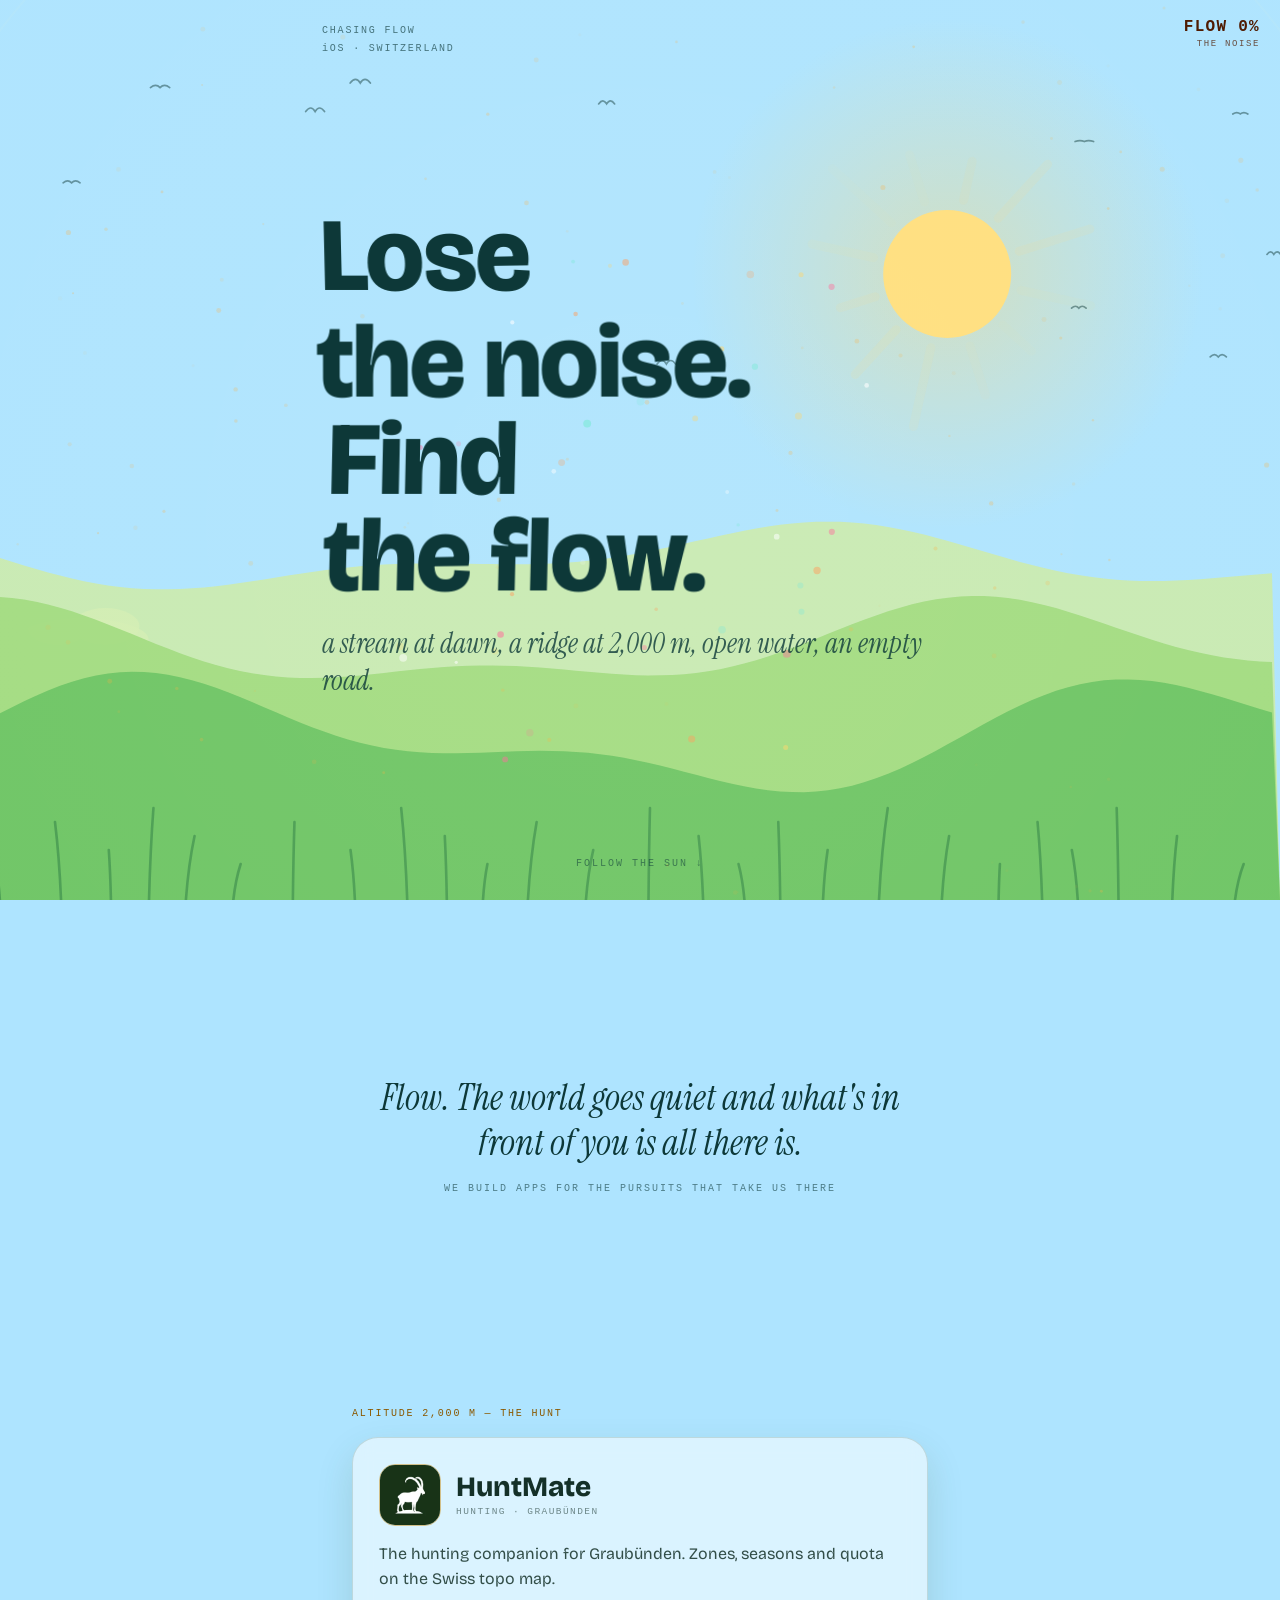
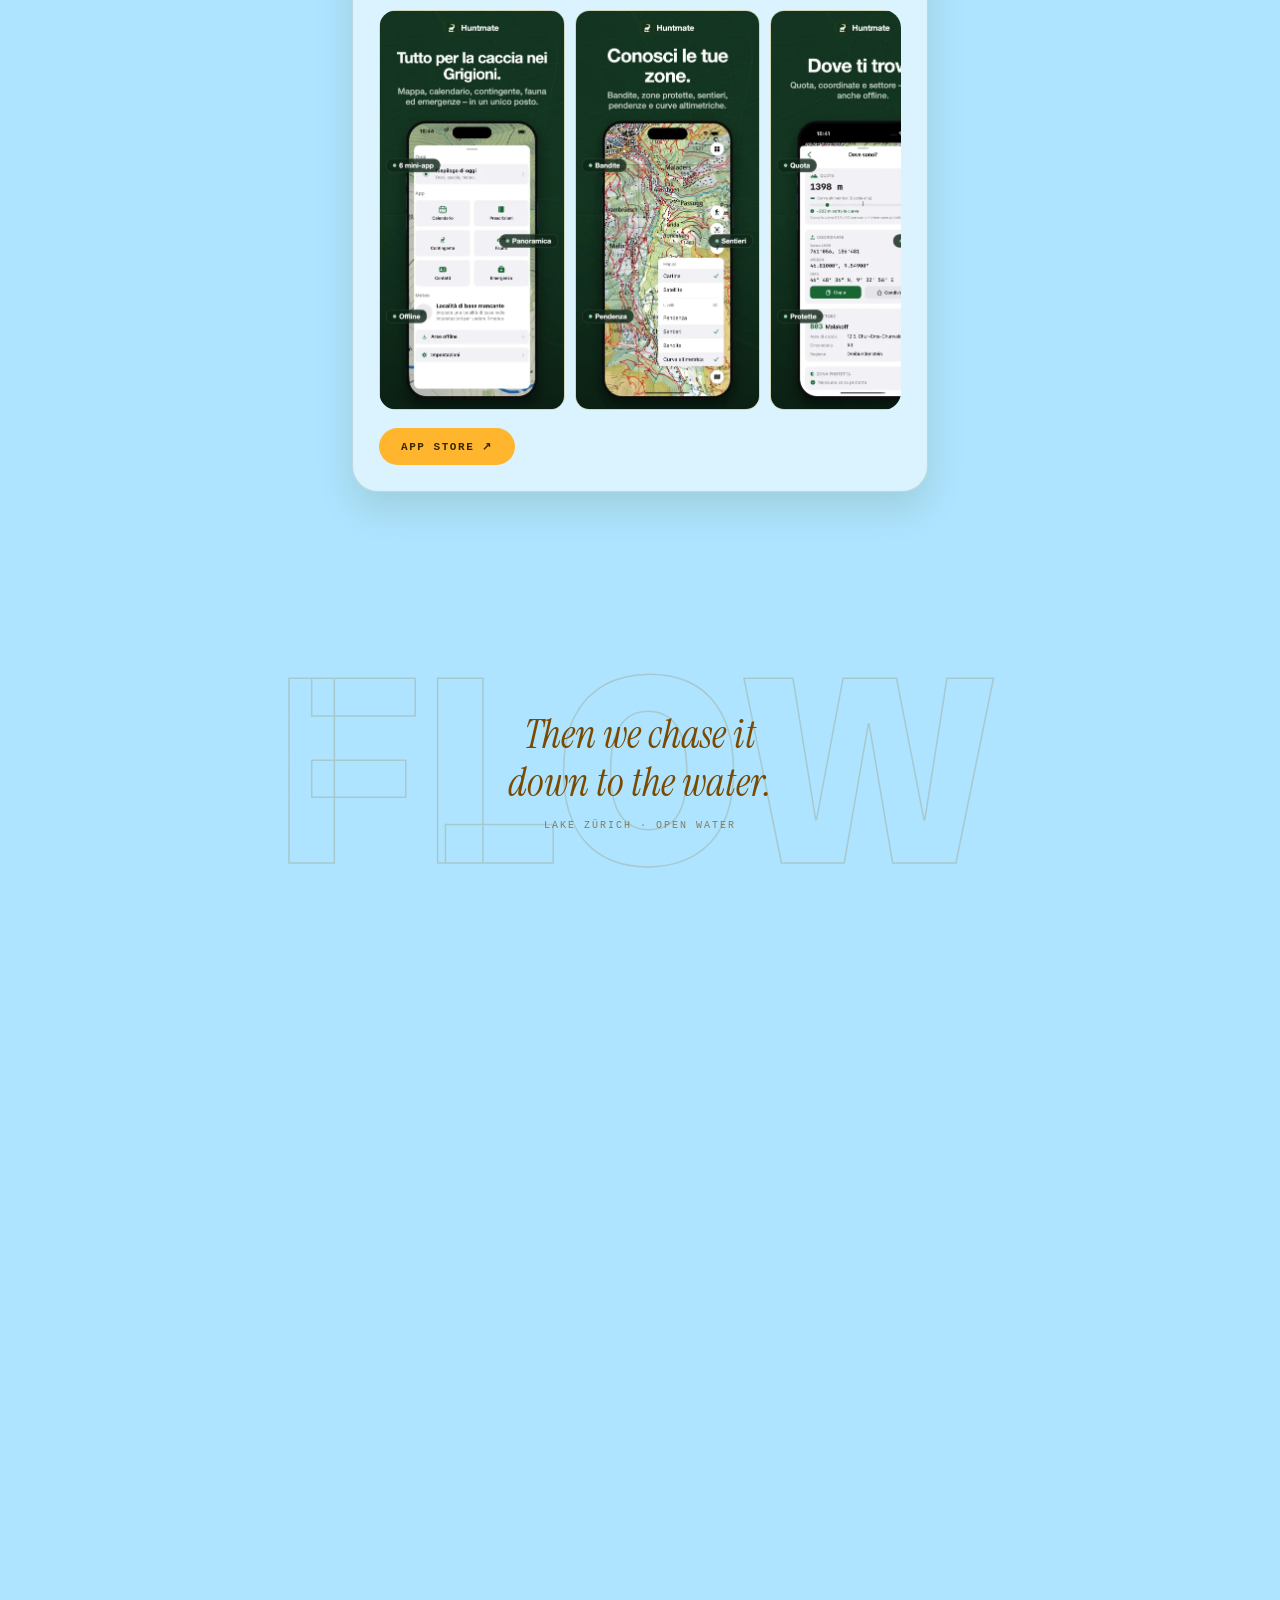
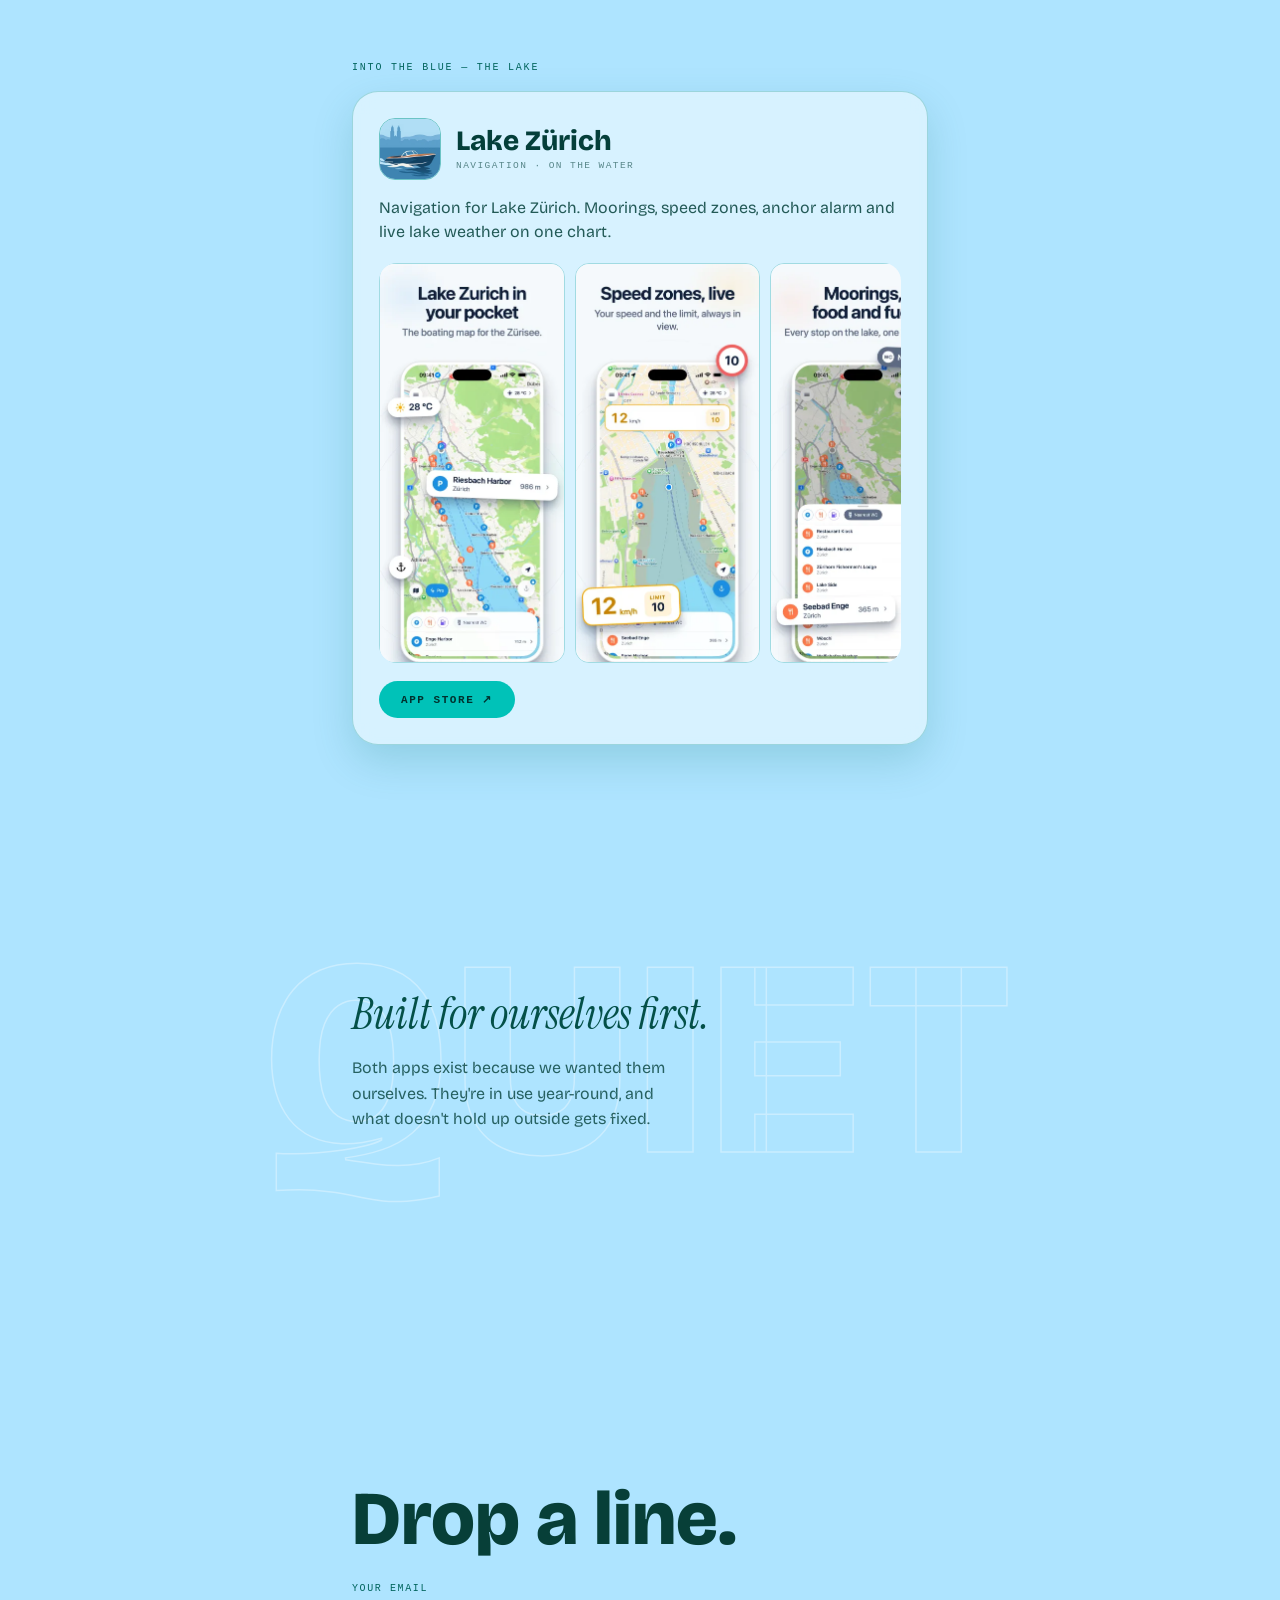
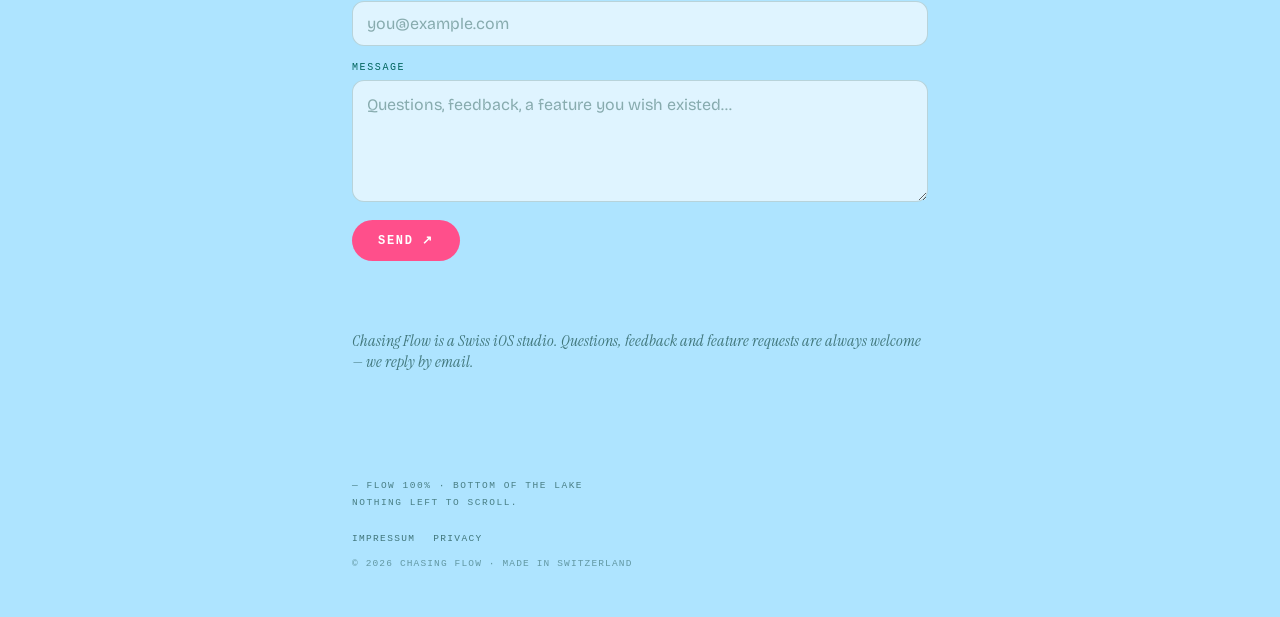
<file: index.html>
<!DOCTYPE html>
<html lang="en">
<head>
  <meta charset="utf-8">
  <meta name="viewport" content="width=device-width, initial-scale=1">
  <title>Chasing Flow — Lose the noise. Find the flow.</title>
  <meta name="description" content="Chasing Flow is a Swiss iOS studio building apps for the pursuits that take us into flow — HuntMate for the hunt in Graubünden, Lake Zürich for open water.">
  <meta name="theme-color" content="#aee4ff">
  <link rel="canonical" href="https://www.chasingflow.ch/">
  <meta property="og:type" content="website">
  <meta property="og:site_name" content="Chasing Flow">
  <meta property="og:title" content="Chasing Flow — Lose the noise. Find the flow.">
  <meta property="og:description" content="A Swiss iOS studio building apps for the pursuits that take us into flow — HuntMate for the hunt in Graubünden, Lake Zürich for open water.">
  <meta property="og:url" content="https://www.chasingflow.ch/">
  <meta name="twitter:card" content="summary">
  <!-- TODO(client): og:image once a brand asset exists -->
  <!-- TODO(client): Smart App Banners once App Store IDs exist, e.g.
       <meta name="apple-itunes-app" content="app-id=XXXXXXXXXX"> -->
  <link rel="icon" href="data:image/svg+xml,%3Csvg xmlns='http://www.w3.org/2000/svg' viewBox='0 0 64 64'%3E%3Crect width='64' height='64' rx='14' fill='%23aee4ff'/%3E%3Ccircle cx='41' cy='23' r='11' fill='%23ffb340'/%3E%3Cpath d='M0 42c10-7 22-7 32 0s22 7 32 0v22H0z' fill='%232fcabe'/%3E%3C/svg%3E">
  <link rel="preconnect" href="https://fonts.googleapis.com">
  <link rel="preconnect" href="https://fonts.gstatic.com" crossorigin>
  <link href="https://fonts.googleapis.com/css2?family=Bricolage+Grotesque:opsz,wght@12..96,400;12..96,600;12..96,700;12..96,800&amp;family=Instrument+Serif:ital,wght@0,400;1,400&amp;display=swap" rel="stylesheet">
  <link rel="stylesheet" href="styles.css">
  <script src="main.js" defer></script>
</head>
<body>

  <!-- Full-viewport scene: sky → peaks → water → Eden light. Painted by main.js. -->
  <canvas id="cv" aria-hidden="true"></canvas>

  <!-- Flow meter HUD — mix-blend-mode:difference keeps it legible over sky and water -->
  <div class="hud" aria-hidden="true">
    <div class="hud-flow" id="flowV">FLOW 0%</div>
    <div class="hud-zone" id="zoneC">THE NOISE</div>
  </div>

  <main class="content">

    <section class="hero">
      <p class="hero-label">CHASING FLOW<br>iOS · SWITZERLAND</p>
      <div>
        <h1 class="hero-title">
          <span class="hl" id="hl1">Lose</span><br>
          <span class="hl" id="hl2">the noise.</span><br>
          <span class="hl" id="hl3">Find</span><br>
          <span class="hl" id="hl4"><span class="hueflow">the flow.</span></span>
        </h1>
        <p class="hero-tagline">a stream at dawn, a ridge at 2,000 m, open water, an empty road.</p>
      </div>
      <div class="cue" id="cueWrap"><span>FOLLOW THE SUN ↓</span></div>
    </section>

    <section class="manifesto" data-reveal>
      <p class="manifesto-line">Flow. The world goes quiet and what's in front of you is all there is.</p>
      <p class="manifesto-kicker">WE BUILD APPS FOR THE PURSUITS THAT TAKE US THERE</p>
    </section>

    <section class="app app--hunt">
      <p class="app-kicker" data-reveal>ALTITUDE 2,000 M — THE HUNT</p>
      <article class="card card--hunt" data-reveal>
        <div class="card-head">
          <img class="icon-slot icon-slot--filled" src="assets/hunt/icon.webp" width="186" height="186" alt="" loading="lazy" decoding="async">
          <div>
            <h2 class="app-name">HuntMate</h2>
            <p class="app-meta">HUNTING · GRAUBÜNDEN</p>
          </div>
        </div>
        <p class="app-blurb">The hunting companion for Graubünden. Zones, seasons and quota on the Swiss topo map.</p>
        <div class="shot-slot shot-slot--filled" role="group" aria-label="HuntMate app screenshots">
          <img src="assets/hunt/01-home.webp" width="369" height="800" loading="lazy" decoding="async"
               alt="HuntMate — everything for the hunt in Graubünden: map, calendar, quota, wildlife and emergencies in one place">
          <img src="assets/hunt/02-zones.webp" width="369" height="800" loading="lazy" decoding="async"
               alt="Know your zones — reserves, protected areas, trails, slope and elevation contours on the Swiss topo map">
          <img src="assets/hunt/03-location.webp" width="369" height="800" loading="lazy" decoding="async"
               alt="Where are you? Elevation, coordinates and hunting sector — instantly, even offline">
          <img src="assets/hunt/04-calendar.webp" width="369" height="800" loading="lazy" decoding="async"
               alt="What's huntable today — hunting hours, permitted species and rules for every day of the season">
          <img src="assets/hunt/05-harvest.webp" width="369" height="800" loading="lazy" decoding="async"
               alt="Always within quota — log every harvest by the rules, blocked classes included">
          <img src="assets/hunt/06-route.webp" width="369" height="800" loading="lazy" decoding="async"
               alt="Plan the climb — route, distance and elevation profile before you set off">
        </div>
        <!-- TODO(client): real App Store URL; then add target="_blank" rel="noopener" -->
        <a class="pill pill--hunt" href="#" title="App Store link coming">APP STORE ↗</a>
      </article>
    </section>

    <section class="transition">
      <div class="ghost" aria-hidden="true">FLOW</div>
      <div class="transition-inner" data-reveal>
        <p class="transition-line">Then we chase it<br>down to the water.</p>
        <p class="transition-kicker">LAKE ZÜRICH · OPEN WATER</p>
      </div>
    </section>

    <!-- The water surface: this marker's document Y anchors the canvas crossing -->
    <div id="waterMark" aria-hidden="true"></div>

    <section class="app app--lake">
      <p class="app-kicker" data-reveal>INTO THE BLUE — THE LAKE</p>
      <article class="card card--lake" data-reveal>
        <div class="card-head">
          <img class="icon-slot icon-slot--filled" src="assets/lake/icon.webp" width="186" height="186" alt="" loading="lazy" decoding="async">
          <div>
            <h2 class="app-name">Lake Zürich</h2>
            <p class="app-meta">NAVIGATION · ON THE WATER</p>
          </div>
        </div>
        <p class="app-blurb">Navigation for Lake Zürich. Moorings, speed zones, anchor alarm and live lake weather on one chart.</p>
        <div class="shot-slot shot-slot--filled" role="group" aria-label="Lake Zürich app screenshots">
          <img src="assets/lake/01-hero.webp" width="369" height="800" loading="lazy" decoding="async"
               alt="Lake Zurich in your pocket — the boating map for the Zürisee, with harbors and moorings">
          <img src="assets/lake/02-speed-zones.webp" width="369" height="800" loading="lazy" decoding="async"
               alt="Speed zones, live — your speed and the limit, always in view">
          <img src="assets/lake/03-pois.webp" width="369" height="800" loading="lazy" decoding="async"
               alt="Moorings, food and fuel — every stop on the lake, one tap away">
          <img src="assets/lake/04-navigation.webp" width="369" height="800" loading="lazy" decoding="async"
               alt="Course, distance and ETA — straight-line guidance to any mooring">
          <img src="assets/lake/05-anchor-alarm.webp" width="369" height="800" loading="lazy" decoding="async"
               alt="The anchor alarm keeps watch — wakes you if your boat drifts">
          <img src="assets/lake/06-weather.webp" width="369" height="800" loading="lazy" decoding="async"
               alt="Lake weather, live — water, wind and level from Mythenquai">
        </div>
        <a class="pill pill--lake" href="https://apps.apple.com/ch/app/lake-zurich/id6746028065" target="_blank" rel="noopener">APP STORE ↗</a>
      </article>
    </section>

    <section class="passion">
      <div class="ghost ghost--quiet" aria-hidden="true">QUIET</div>
      <div class="passion-inner" data-reveal>
        <h2 class="passion-line">Built for ourselves first.</h2>
        <p class="passion-copy">Both apps exist because we wanted them ourselves. They're in use year-round, and what doesn't hold up outside gets fixed.</p>
      </div>
    </section>

    <section class="contact">
      <div data-reveal>
        <h2 class="contact-title">Drop a line.</h2>
        <form class="contact-form" id="contactForm" method="POST" action="https://api.web3forms.com/submit">
          <!-- Web3Forms public access key — submissions are forwarded to the studio inbox. -->
          <input type="hidden" name="access_key" value="74a05639-ad5d-4558-909b-7c126608e9c2">
          <input type="hidden" name="subject" value="New message via chasingflow.ch">
          <input type="hidden" name="from_name" value="chasingflow.ch">
          <!-- honeypot: off-screen for people, tempting to bots -->
          <input type="checkbox" name="botcheck" class="contact-hp" tabindex="-1" autocomplete="off" aria-hidden="true">

          <label class="contact-field">
            <span class="contact-flabel">YOUR EMAIL</span>
            <input class="contact-input" type="email" name="email" required autocomplete="email" placeholder="you@example.com">
          </label>
          <label class="contact-field">
            <span class="contact-flabel">MESSAGE</span>
            <textarea class="contact-input" name="message" rows="4" required placeholder="Questions, feedback, a feature you wish existed…"></textarea>
          </label>

          <button type="submit" class="contact-send">SEND ↗</button>
          <p class="contact-status" role="status" aria-live="polite"></p>
        </form>
        <p class="contact-note">Chasing Flow is a Swiss iOS studio. Questions, feedback and feature requests are always welcome — we reply by email.</p>
      </div>
    </section>

    <footer class="footer">
      <p class="footer-flow">— FLOW 100% · BOTTOM OF THE LAKE<br>NOTHING LEFT TO SCROLL.</p>
      <div class="footer-links">
        <a href="impressum.html">IMPRESSUM</a>
        <a href="privacy.html">PRIVACY</a>
      </div>
      <p class="footer-legal">© 2026 CHASING FLOW · MADE IN SWITZERLAND</p>
    </footer>

  </main>

</body>
</html>
</file>
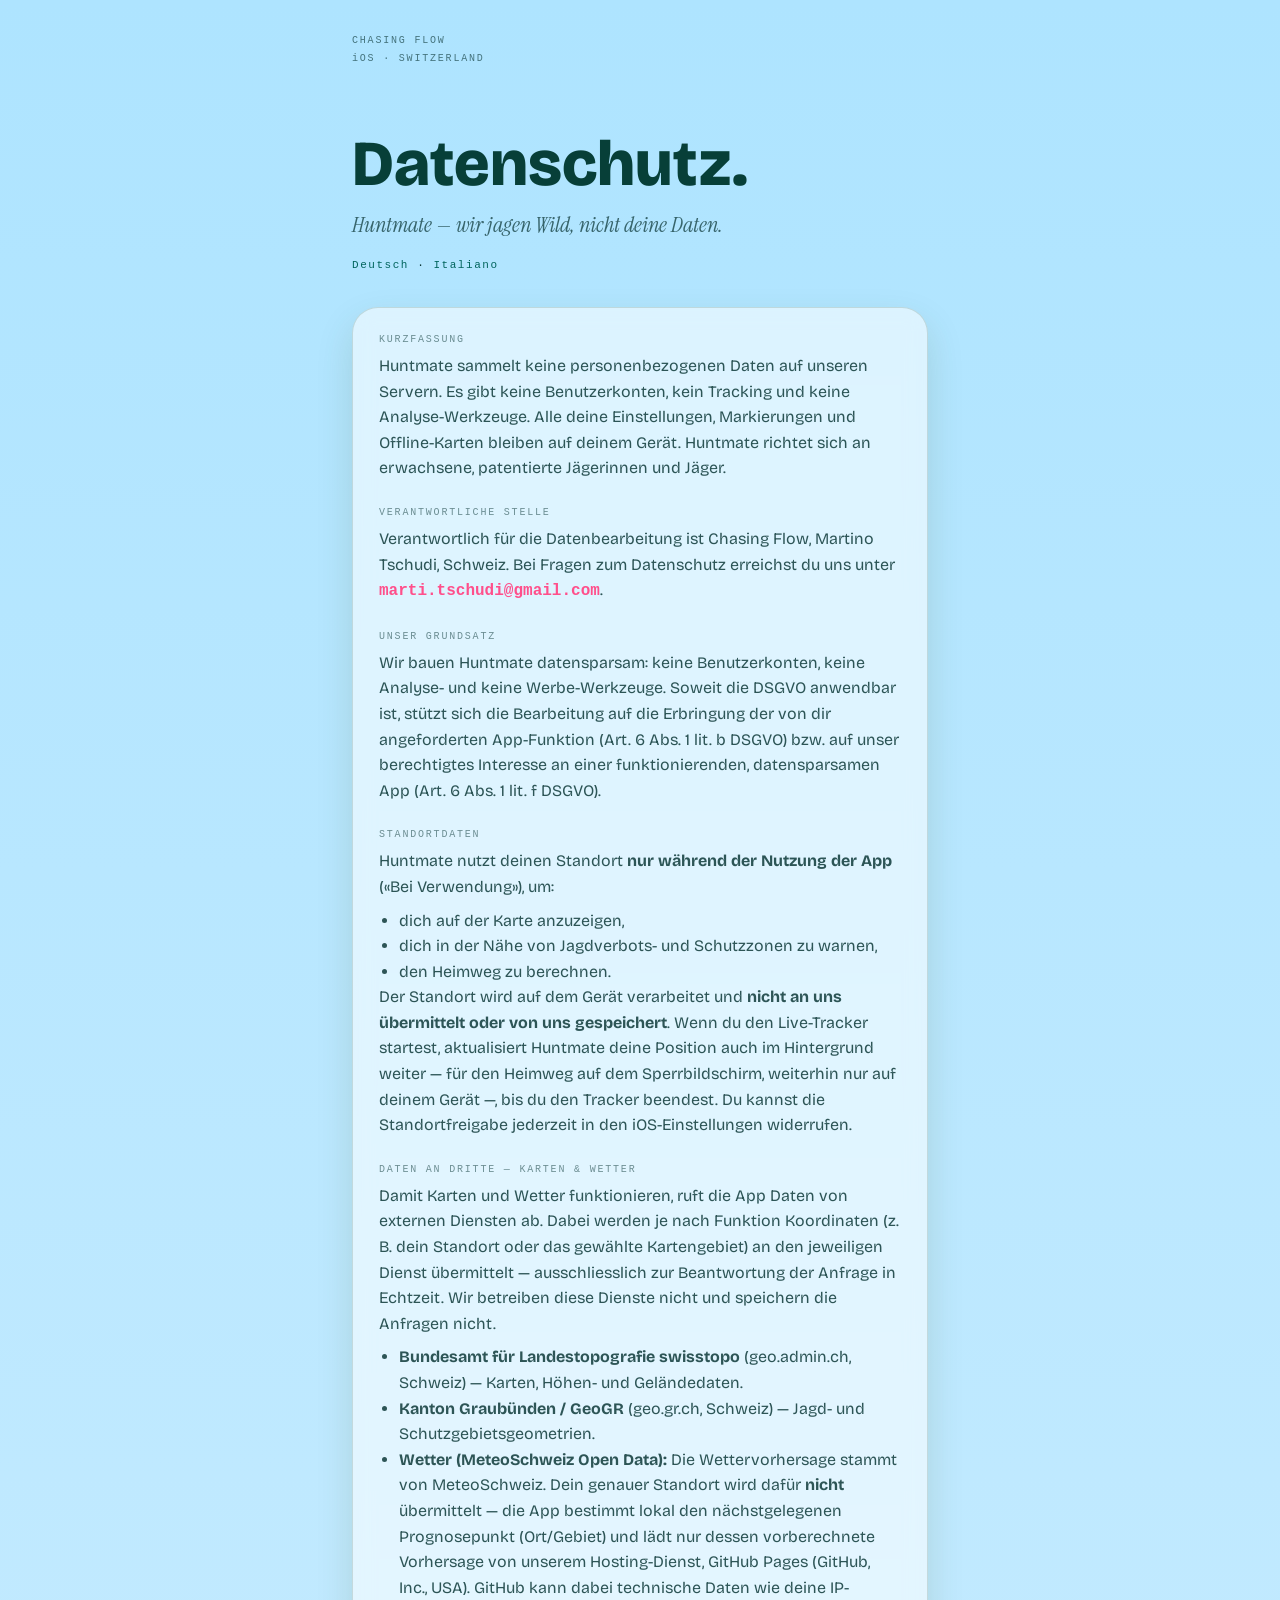
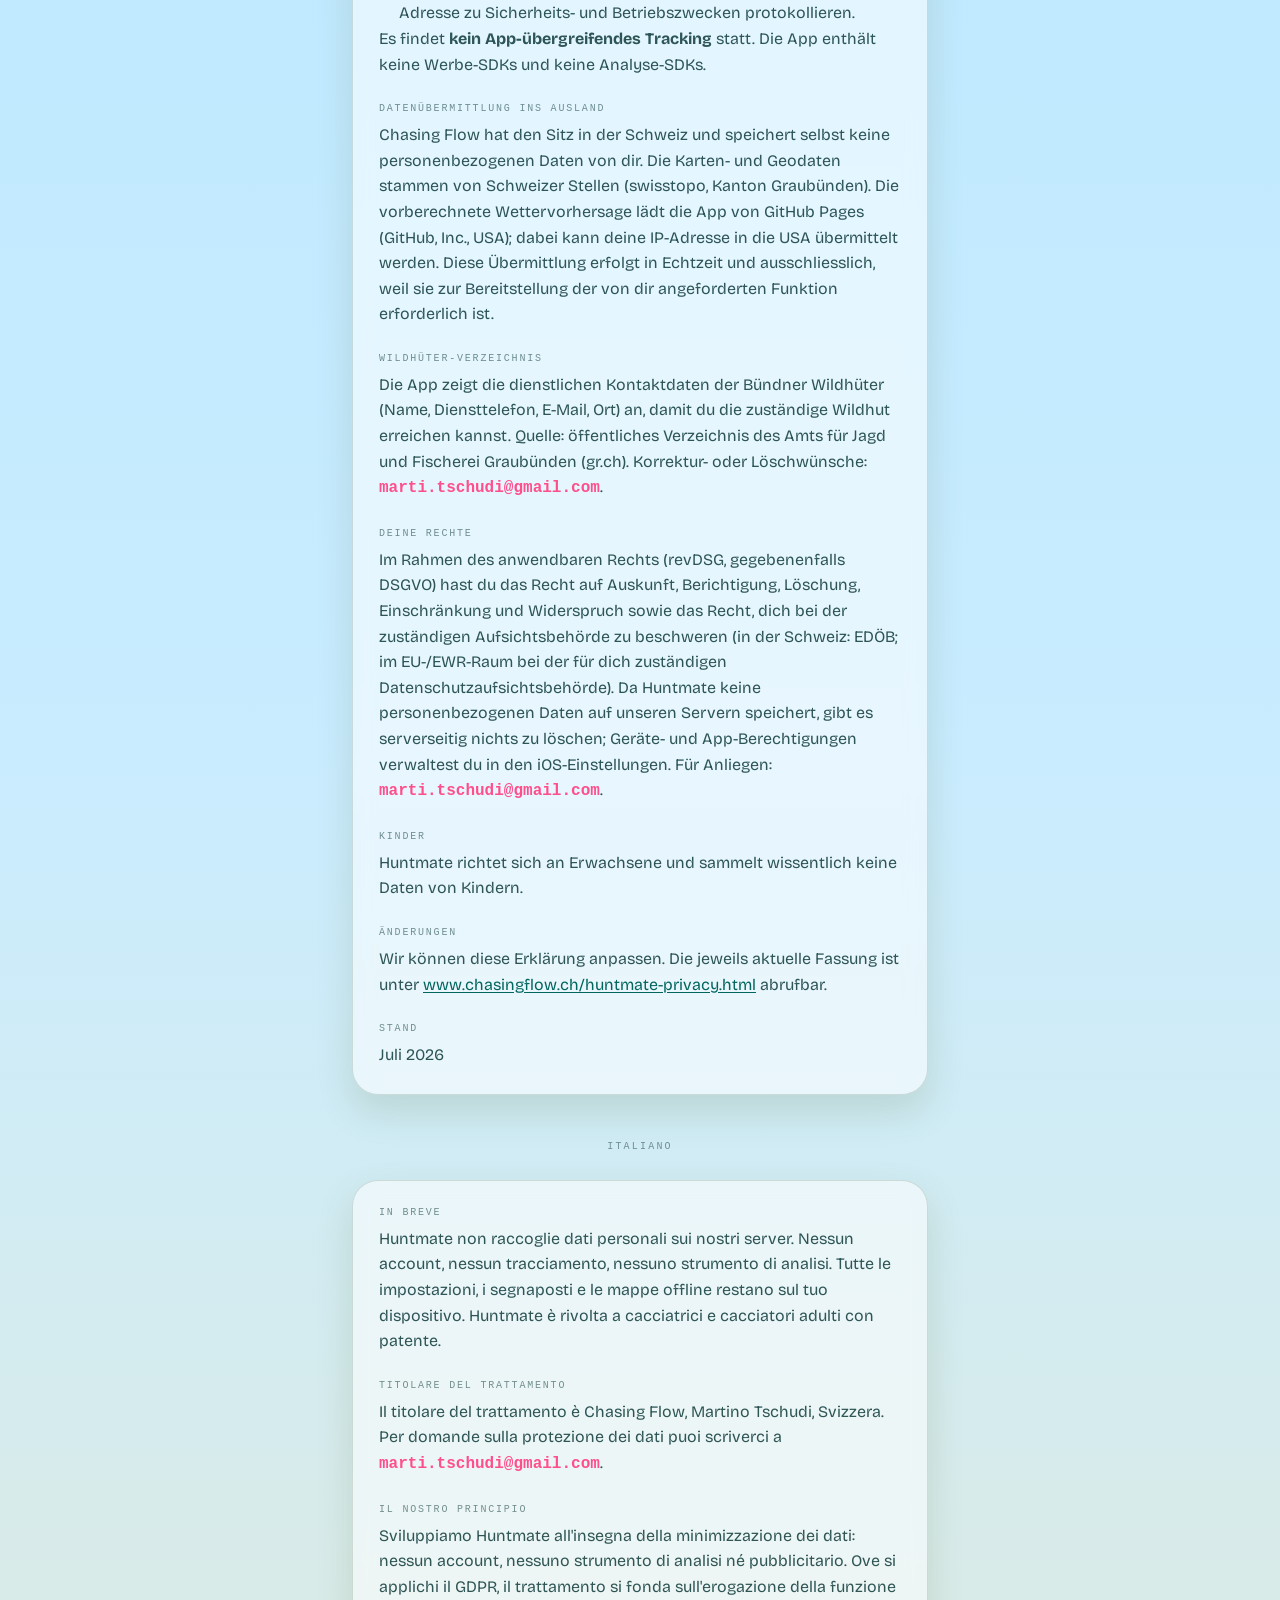
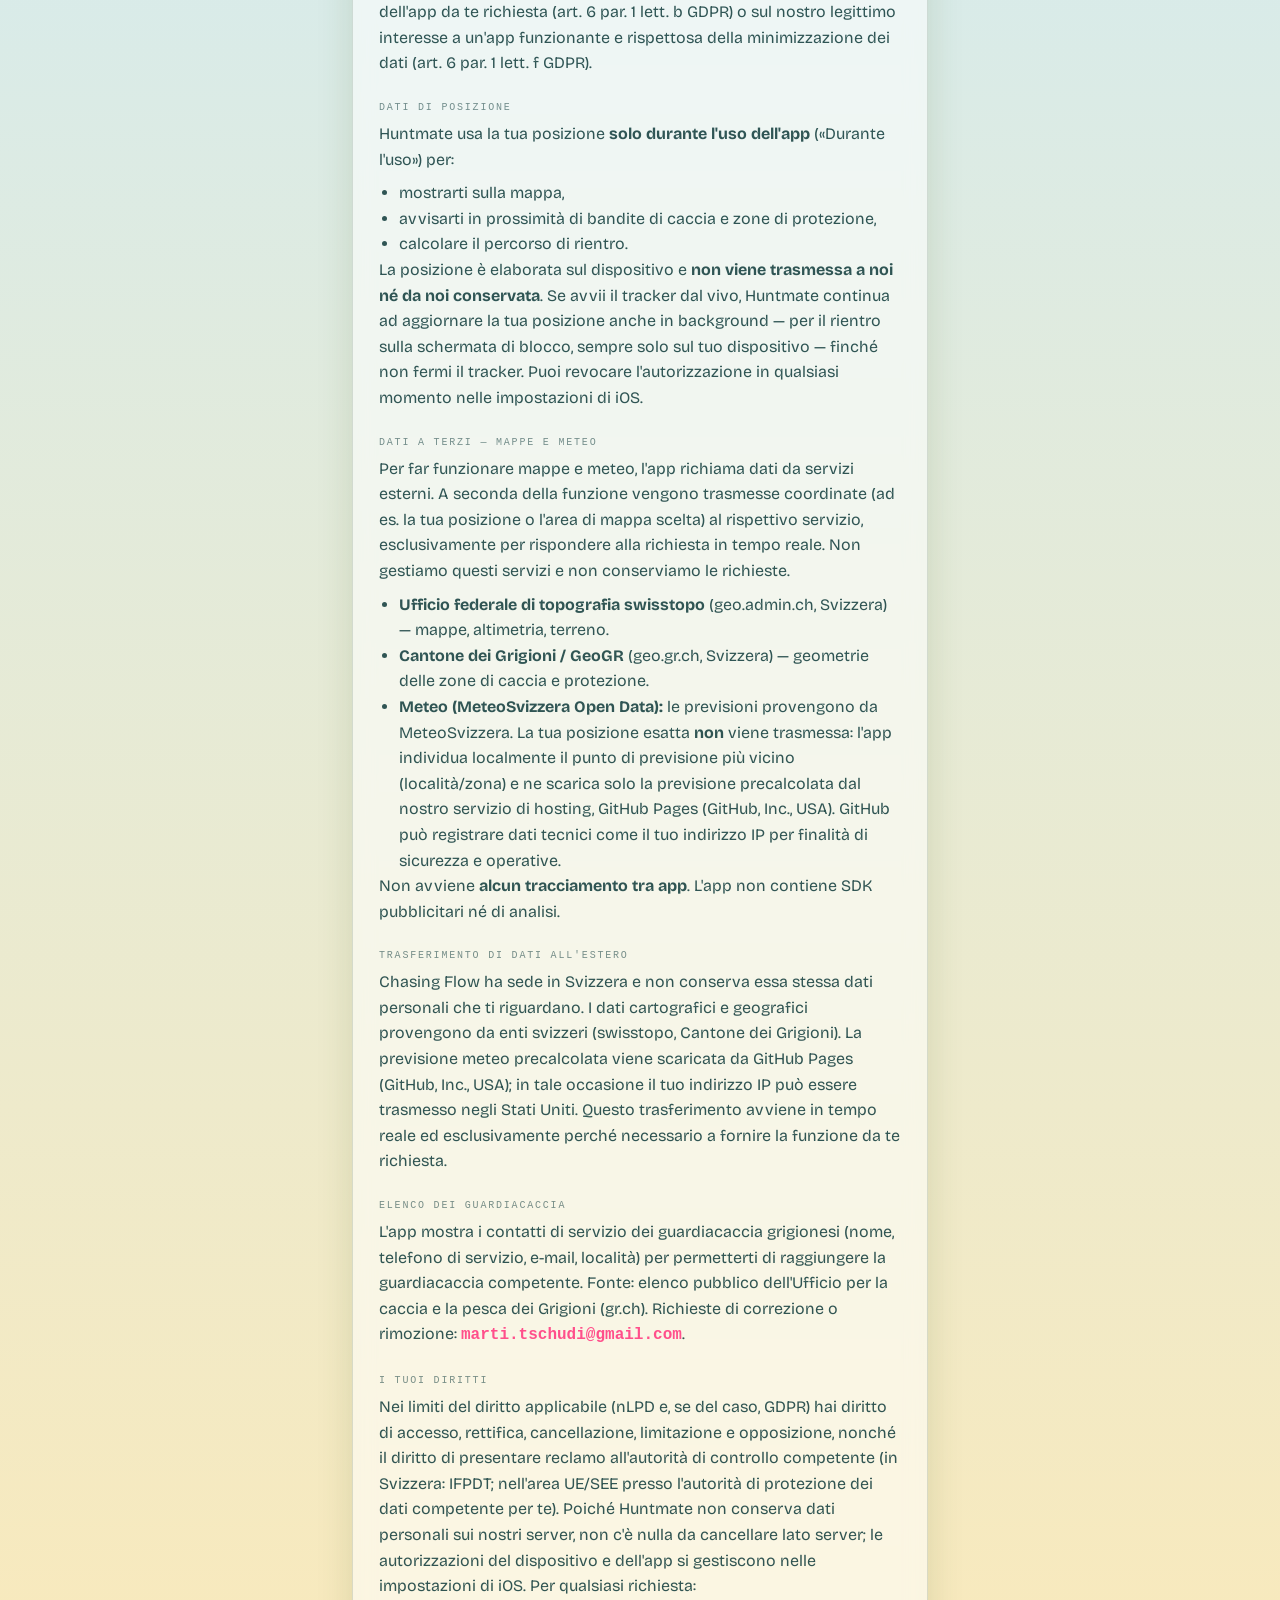
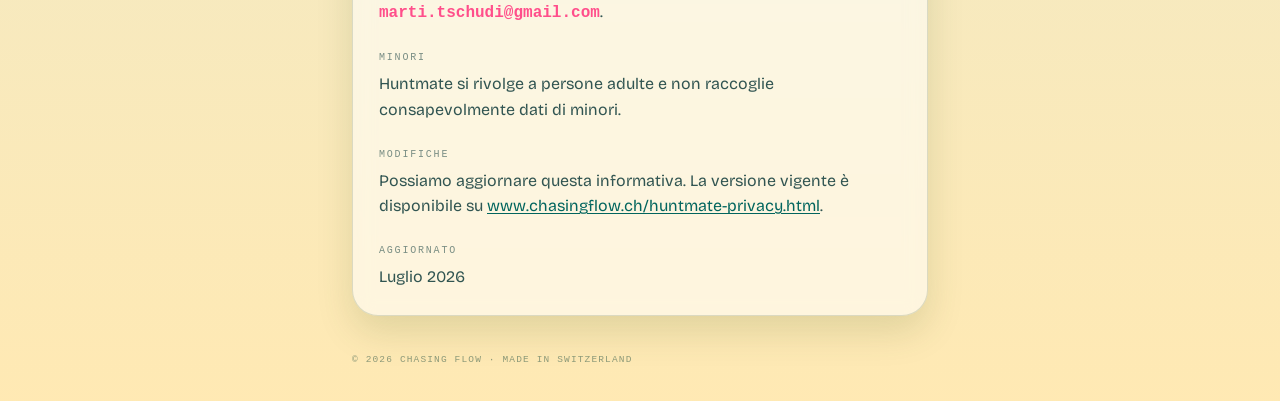
<file: huntmate-privacy.html>
<!DOCTYPE html>
<html lang="de">
<head>
  <meta charset="utf-8">
  <meta name="viewport" content="width=device-width, initial-scale=1">
  <title>Datenschutz — Huntmate</title>
  <meta name="description" content="Datenschutzerklärung der Huntmate-App von Chasing Flow — keine Konten, kein Tracking, keine Analyse. Deine Daten bleiben auf deinem Gerät.">
  <meta name="robots" content="noindex, follow">
  <meta name="theme-color" content="#aee4ff">
  <link rel="icon" href="data:image/svg+xml,%3Csvg xmlns='http://www.w3.org/2000/svg' viewBox='0 0 64 64'%3E%3Crect width='64' height='64' rx='14' fill='%23aee4ff'/%3E%3Ccircle cx='41' cy='23' r='11' fill='%23ffb340'/%3E%3Cpath d='M0 42c10-7 22-7 32 0s22 7 32 0v22H0z' fill='%232fcabe'/%3E%3C/svg%3E">
  <link rel="preconnect" href="https://fonts.googleapis.com">
  <link rel="preconnect" href="https://fonts.gstatic.com" crossorigin>
  <link href="https://fonts.googleapis.com/css2?family=Bricolage+Grotesque:opsz,wght@12..96,400;12..96,600;12..96,700;12..96,800&amp;family=Instrument+Serif:ital,wght@0,400;1,400&amp;display=swap" rel="stylesheet">
  <link rel="stylesheet" href="styles.css">
  <style>
    .legal-lang { margin: 20px 0 0; font-family: var(--font-mono); font-size: 11px; letter-spacing: .14em; }
    .legal-lang a { color: var(--teal-kicker); text-decoration: none; }
    .legal-lang a:hover { text-decoration: underline; }
    .legal-langbar { margin: 46px 0 -8px; text-align: center; font-family: var(--font-mono); font-size: 10px; letter-spacing: .22em; color: rgba(13, 56, 56, .5); }
    .legal-card ul { margin: 8px 0 0; padding-left: 20px; }
    .legal-card li { font-size: 16px; line-height: 1.6; color: rgba(13, 56, 56, .85); }
  </style>
</head>
<body class="legal">
  <main class="legal-wrap">

    <p class="legal-brand">CHASING FLOW<br>iOS · SWITZERLAND</p>

    <h1 class="legal-title">Datenschutz.</h1>
    <p class="legal-sub">Huntmate — wir jagen Wild, nicht deine Daten.</p>
    <nav class="legal-lang" aria-label="Sprache / Lingua">
      <a href="#de">Deutsch</a> · <a href="#it">Italiano</a>
    </nav>

    <!-- ============================ DEUTSCH ============================ -->
    <div class="legal-card" id="de">
      <section>
        <h2 class="legal-kicker">KURZFASSUNG</h2>
        <p>Huntmate sammelt keine personenbezogenen Daten auf unseren Servern. Es gibt keine Benutzerkonten, kein Tracking und keine Analyse-Werkzeuge. Alle deine Einstellungen, Markierungen und Offline-Karten bleiben auf deinem Gerät. Huntmate richtet sich an erwachsene, patentierte Jägerinnen und Jäger.</p>
      </section>

      <section>
        <h2 class="legal-kicker">VERANTWORTLICHE STELLE</h2>
        <p>Verantwortlich für die Datenbearbeitung ist Chasing Flow, Martino Tschudi, Schweiz. Bei Fragen zum Datenschutz erreichst du uns unter <a class="legal-email" href="mailto:marti.tschudi@gmail.com">marti.tschudi@gmail.com</a>.</p>
      </section>

      <section>
        <h2 class="legal-kicker">UNSER GRUNDSATZ</h2>
        <p>Wir bauen Huntmate datensparsam: keine Benutzerkonten, keine Analyse- und keine Werbe-Werkzeuge. Soweit die DSGVO anwendbar ist, stützt sich die Bearbeitung auf die Erbringung der von dir angeforderten App-Funktion (Art. 6 Abs. 1 lit. b DSGVO) bzw. auf unser berechtigtes Interesse an einer funktionierenden, datensparsamen App (Art. 6 Abs. 1 lit. f DSGVO).</p>
      </section>

      <section>
        <h2 class="legal-kicker">STANDORTDATEN</h2>
        <p>Huntmate nutzt deinen Standort <strong>nur während der Nutzung der App</strong> («Bei Verwendung»), um:</p>
        <ul>
          <li>dich auf der Karte anzuzeigen,</li>
          <li>dich in der Nähe von Jagdverbots- und Schutzzonen zu warnen,</li>
          <li>den Heimweg zu berechnen.</li>
        </ul>
        <p>Der Standort wird auf dem Gerät verarbeitet und <strong>nicht an uns übermittelt oder von uns gespeichert</strong>. Wenn du den Live-Tracker startest, aktualisiert Huntmate deine Position auch im Hintergrund weiter — für den Heimweg auf dem Sperrbildschirm, weiterhin nur auf deinem Gerät —, bis du den Tracker beendest. Du kannst die Standortfreigabe jederzeit in den iOS-Einstellungen widerrufen.</p>
      </section>

      <section>
        <h2 class="legal-kicker">DATEN AN DRITTE — KARTEN &amp; WETTER</h2>
        <p>Damit Karten und Wetter funktionieren, ruft die App Daten von externen Diensten ab. Dabei werden je nach Funktion Koordinaten (z. B. dein Standort oder das gewählte Kartengebiet) an den jeweiligen Dienst übermittelt — ausschliesslich zur Beantwortung der Anfrage in Echtzeit. Wir betreiben diese Dienste nicht und speichern die Anfragen nicht.</p>
        <ul>
          <li><strong>Bundesamt für Landestopografie swisstopo</strong> (geo.admin.ch, Schweiz) — Karten, Höhen- und Geländedaten.</li>
          <li><strong>Kanton Graubünden / GeoGR</strong> (geo.gr.ch, Schweiz) — Jagd- und Schutzgebietsgeometrien.</li>
          <li><strong>Wetter (MeteoSchweiz Open Data):</strong> Die Wettervorhersage stammt von MeteoSchweiz. Dein genauer Standort wird dafür <strong>nicht</strong> übermittelt — die App bestimmt lokal den nächstgelegenen Prognosepunkt (Ort/Gebiet) und lädt nur dessen vorberechnete Vorhersage von unserem Hosting-Dienst, GitHub Pages (GitHub, Inc., USA). GitHub kann dabei technische Daten wie deine IP-Adresse zu Sicherheits- und Betriebszwecken protokollieren.</li>
        </ul>
        <p>Es findet <strong>kein App-übergreifendes Tracking</strong> statt. Die App enthält keine Werbe-SDKs und keine Analyse-SDKs.</p>
      </section>

      <section>
        <h2 class="legal-kicker">DATENÜBERMITTLUNG INS AUSLAND</h2>
        <p>Chasing Flow hat den Sitz in der Schweiz und speichert selbst keine personenbezogenen Daten von dir. Die Karten- und Geodaten stammen von Schweizer Stellen (swisstopo, Kanton Graubünden). Die vorberechnete Wettervorhersage lädt die App von GitHub Pages (GitHub, Inc., USA); dabei kann deine IP-Adresse in die USA übermittelt werden. Diese Übermittlung erfolgt in Echtzeit und ausschliesslich, weil sie zur Bereitstellung der von dir angeforderten Funktion erforderlich ist.</p>
      </section>

      <section>
        <h2 class="legal-kicker">WILDHÜTER-VERZEICHNIS</h2>
        <p>Die App zeigt die dienstlichen Kontaktdaten der Bündner Wildhüter (Name, Diensttelefon, E-Mail, Ort) an, damit du die zuständige Wildhut erreichen kannst. Quelle: öffentliches Verzeichnis des Amts für Jagd und Fischerei Graubünden (gr.ch). Korrektur- oder Löschwünsche: <a class="legal-email" href="mailto:marti.tschudi@gmail.com">marti.tschudi@gmail.com</a>.</p>
      </section>

      <section>
        <h2 class="legal-kicker">DEINE RECHTE</h2>
        <p>Im Rahmen des anwendbaren Rechts (revDSG, gegebenenfalls DSGVO) hast du das Recht auf Auskunft, Berichtigung, Löschung, Einschränkung und Widerspruch sowie das Recht, dich bei der zuständigen Aufsichtsbehörde zu beschweren (in der Schweiz: EDÖB; im EU-/EWR-Raum bei der für dich zuständigen Datenschutzaufsichtsbehörde). Da Huntmate keine personenbezogenen Daten auf unseren Servern speichert, gibt es serverseitig nichts zu löschen; Geräte- und App-Berechtigungen verwaltest du in den iOS-Einstellungen. Für Anliegen: <a class="legal-email" href="mailto:marti.tschudi@gmail.com">marti.tschudi@gmail.com</a>.</p>
      </section>

      <section>
        <h2 class="legal-kicker">KINDER</h2>
        <p>Huntmate richtet sich an Erwachsene und sammelt wissentlich keine Daten von Kindern.</p>
      </section>

      <section>
        <h2 class="legal-kicker">ÄNDERUNGEN</h2>
        <p>Wir können diese Erklärung anpassen. Die jeweils aktuelle Fassung ist unter <a href="https://www.chasingflow.ch/huntmate-privacy.html">www.chasingflow.ch/huntmate-privacy.html</a> abrufbar.</p>
      </section>

      <section>
        <h2 class="legal-kicker">STAND</h2>
        <p>Juli 2026</p>
      </section>
    </div>

    <!-- ============================ ITALIANO ============================ -->
    <p class="legal-langbar">ITALIANO</p>
    <div class="legal-card" id="it">
      <section>
        <h2 class="legal-kicker">IN BREVE</h2>
        <p>Huntmate non raccoglie dati personali sui nostri server. Nessun account, nessun tracciamento, nessuno strumento di analisi. Tutte le impostazioni, i segnaposti e le mappe offline restano sul tuo dispositivo. Huntmate è rivolta a cacciatrici e cacciatori adulti con patente.</p>
      </section>

      <section>
        <h2 class="legal-kicker">TITOLARE DEL TRATTAMENTO</h2>
        <p>Il titolare del trattamento è Chasing Flow, Martino Tschudi, Svizzera. Per domande sulla protezione dei dati puoi scriverci a <a class="legal-email" href="mailto:marti.tschudi@gmail.com">marti.tschudi@gmail.com</a>.</p>
      </section>

      <section>
        <h2 class="legal-kicker">IL NOSTRO PRINCIPIO</h2>
        <p>Sviluppiamo Huntmate all'insegna della minimizzazione dei dati: nessun account, nessuno strumento di analisi né pubblicitario. Ove si applichi il GDPR, il trattamento si fonda sull'erogazione della funzione dell'app da te richiesta (art. 6 par. 1 lett. b GDPR) o sul nostro legittimo interesse a un'app funzionante e rispettosa della minimizzazione dei dati (art. 6 par. 1 lett. f GDPR).</p>
      </section>

      <section>
        <h2 class="legal-kicker">DATI DI POSIZIONE</h2>
        <p>Huntmate usa la tua posizione <strong>solo durante l'uso dell'app</strong> («Durante l'uso») per:</p>
        <ul>
          <li>mostrarti sulla mappa,</li>
          <li>avvisarti in prossimità di bandite di caccia e zone di protezione,</li>
          <li>calcolare il percorso di rientro.</li>
        </ul>
        <p>La posizione è elaborata sul dispositivo e <strong>non viene trasmessa a noi né da noi conservata</strong>. Se avvii il tracker dal vivo, Huntmate continua ad aggiornare la tua posizione anche in background — per il rientro sulla schermata di blocco, sempre solo sul tuo dispositivo — finché non fermi il tracker. Puoi revocare l'autorizzazione in qualsiasi momento nelle impostazioni di iOS.</p>
      </section>

      <section>
        <h2 class="legal-kicker">DATI A TERZI — MAPPE E METEO</h2>
        <p>Per far funzionare mappe e meteo, l'app richiama dati da servizi esterni. A seconda della funzione vengono trasmesse coordinate (ad es. la tua posizione o l'area di mappa scelta) al rispettivo servizio, esclusivamente per rispondere alla richiesta in tempo reale. Non gestiamo questi servizi e non conserviamo le richieste.</p>
        <ul>
          <li><strong>Ufficio federale di topografia swisstopo</strong> (geo.admin.ch, Svizzera) — mappe, altimetria, terreno.</li>
          <li><strong>Cantone dei Grigioni / GeoGR</strong> (geo.gr.ch, Svizzera) — geometrie delle zone di caccia e protezione.</li>
          <li><strong>Meteo (MeteoSvizzera Open Data):</strong> le previsioni provengono da MeteoSvizzera. La tua posizione esatta <strong>non</strong> viene trasmessa: l'app individua localmente il punto di previsione più vicino (località/zona) e ne scarica solo la previsione precalcolata dal nostro servizio di hosting, GitHub Pages (GitHub, Inc., USA). GitHub può registrare dati tecnici come il tuo indirizzo IP per finalità di sicurezza e operative.</li>
        </ul>
        <p>Non avviene <strong>alcun tracciamento tra app</strong>. L'app non contiene SDK pubblicitari né di analisi.</p>
      </section>

      <section>
        <h2 class="legal-kicker">TRASFERIMENTO DI DATI ALL'ESTERO</h2>
        <p>Chasing Flow ha sede in Svizzera e non conserva essa stessa dati personali che ti riguardano. I dati cartografici e geografici provengono da enti svizzeri (swisstopo, Cantone dei Grigioni). La previsione meteo precalcolata viene scaricata da GitHub Pages (GitHub, Inc., USA); in tale occasione il tuo indirizzo IP può essere trasmesso negli Stati Uniti. Questo trasferimento avviene in tempo reale ed esclusivamente perché necessario a fornire la funzione da te richiesta.</p>
      </section>

      <section>
        <h2 class="legal-kicker">ELENCO DEI GUARDIACACCIA</h2>
        <p>L'app mostra i contatti di servizio dei guardiacaccia grigionesi (nome, telefono di servizio, e-mail, località) per permetterti di raggiungere la guardiacaccia competente. Fonte: elenco pubblico dell'Ufficio per la caccia e la pesca dei Grigioni (gr.ch). Richieste di correzione o rimozione: <a class="legal-email" href="mailto:marti.tschudi@gmail.com">marti.tschudi@gmail.com</a>.</p>
      </section>

      <section>
        <h2 class="legal-kicker">I TUOI DIRITTI</h2>
        <p>Nei limiti del diritto applicabile (nLPD e, se del caso, GDPR) hai diritto di accesso, rettifica, cancellazione, limitazione e opposizione, nonché il diritto di presentare reclamo all'autorità di controllo competente (in Svizzera: IFPDT; nell'area UE/SEE presso l'autorità di protezione dei dati competente per te). Poiché Huntmate non conserva dati personali sui nostri server, non c'è nulla da cancellare lato server; le autorizzazioni del dispositivo e dell'app si gestiscono nelle impostazioni di iOS. Per qualsiasi richiesta: <a class="legal-email" href="mailto:marti.tschudi@gmail.com">marti.tschudi@gmail.com</a>.</p>
      </section>

      <section>
        <h2 class="legal-kicker">MINORI</h2>
        <p>Huntmate si rivolge a persone adulte e non raccoglie consapevolmente dati di minori.</p>
      </section>

      <section>
        <h2 class="legal-kicker">MODIFICHE</h2>
        <p>Possiamo aggiornare questa informativa. La versione vigente è disponibile su <a href="https://www.chasingflow.ch/huntmate-privacy.html">www.chasingflow.ch/huntmate-privacy.html</a>.</p>
      </section>

      <section>
        <h2 class="legal-kicker">AGGIORNATO</h2>
        <p>Luglio 2026</p>
      </section>
    </div>

    <p class="legal-foot">© 2026 CHASING FLOW · MADE IN SWITZERLAND</p>

  </main>
</body>
</html>
</file>
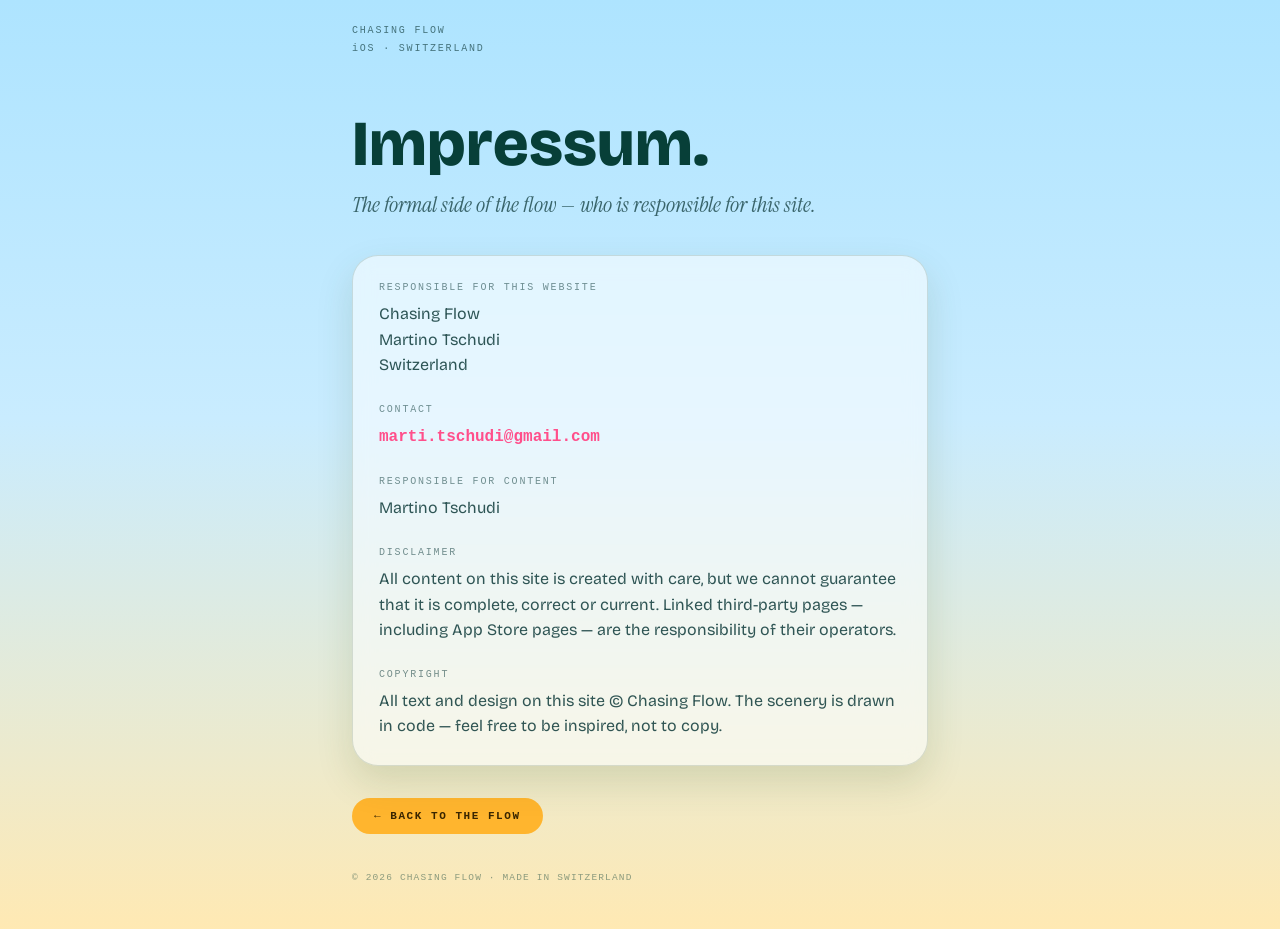
<file: impressum.html>
<!DOCTYPE html>
<html lang="en">
<head>
  <meta charset="utf-8">
  <meta name="viewport" content="width=device-width, initial-scale=1">
  <title>Impressum — Chasing Flow</title>
  <meta name="description" content="Impressum of Chasing Flow, a Swiss iOS app studio.">
  <meta name="theme-color" content="#aee4ff">
  <link rel="icon" href="data:image/svg+xml,%3Csvg xmlns='http://www.w3.org/2000/svg' viewBox='0 0 64 64'%3E%3Crect width='64' height='64' rx='14' fill='%23aee4ff'/%3E%3Ccircle cx='41' cy='23' r='11' fill='%23ffb340'/%3E%3Cpath d='M0 42c10-7 22-7 32 0s22 7 32 0v22H0z' fill='%232fcabe'/%3E%3C/svg%3E">
  <link rel="preconnect" href="https://fonts.googleapis.com">
  <link rel="preconnect" href="https://fonts.gstatic.com" crossorigin>
  <link href="https://fonts.googleapis.com/css2?family=Bricolage+Grotesque:opsz,wght@12..96,400;12..96,600;12..96,700;12..96,800&amp;family=Instrument+Serif:ital,wght@0,400;1,400&amp;display=swap" rel="stylesheet">
  <link rel="stylesheet" href="styles.css">
</head>
<body class="legal">
  <main class="legal-wrap">

    <a class="legal-brand" href="index.html">CHASING FLOW<br>iOS · SWITZERLAND</a>

    <h1 class="legal-title">Impressum.</h1>
    <p class="legal-sub">The formal side of the flow — who is responsible for this site.</p>

    <div class="legal-card">
      <section>
        <h2 class="legal-kicker">RESPONSIBLE FOR THIS WEBSITE</h2>
        <p>
          Chasing Flow<br>
          Martino Tschudi<br>
          Switzerland
        </p>
      </section>

      <section>
        <h2 class="legal-kicker">CONTACT</h2>
        <p><a class="legal-email" href="mailto:marti.tschudi@gmail.com">marti.tschudi@gmail.com</a></p>
      </section>

      <section>
        <h2 class="legal-kicker">RESPONSIBLE FOR CONTENT</h2>
        <p>Martino Tschudi</p>
      </section>

      <section>
        <h2 class="legal-kicker">DISCLAIMER</h2>
        <p>All content on this site is created with care, but we cannot guarantee that it is complete, correct or current. Linked third-party pages — including App Store pages — are the responsibility of their operators.</p>
      </section>

      <section>
        <h2 class="legal-kicker">COPYRIGHT</h2>
        <p>All text and design on this site © Chasing Flow. The scenery is drawn in code — feel free to be inspired, not to copy.</p>
      </section>
    </div>

    <a class="pill pill--hunt legal-back" href="index.html">← BACK TO THE FLOW</a>

    <p class="legal-foot">© 2026 CHASING FLOW · MADE IN SWITZERLAND</p>

  </main>
</body>
</html>
</file>
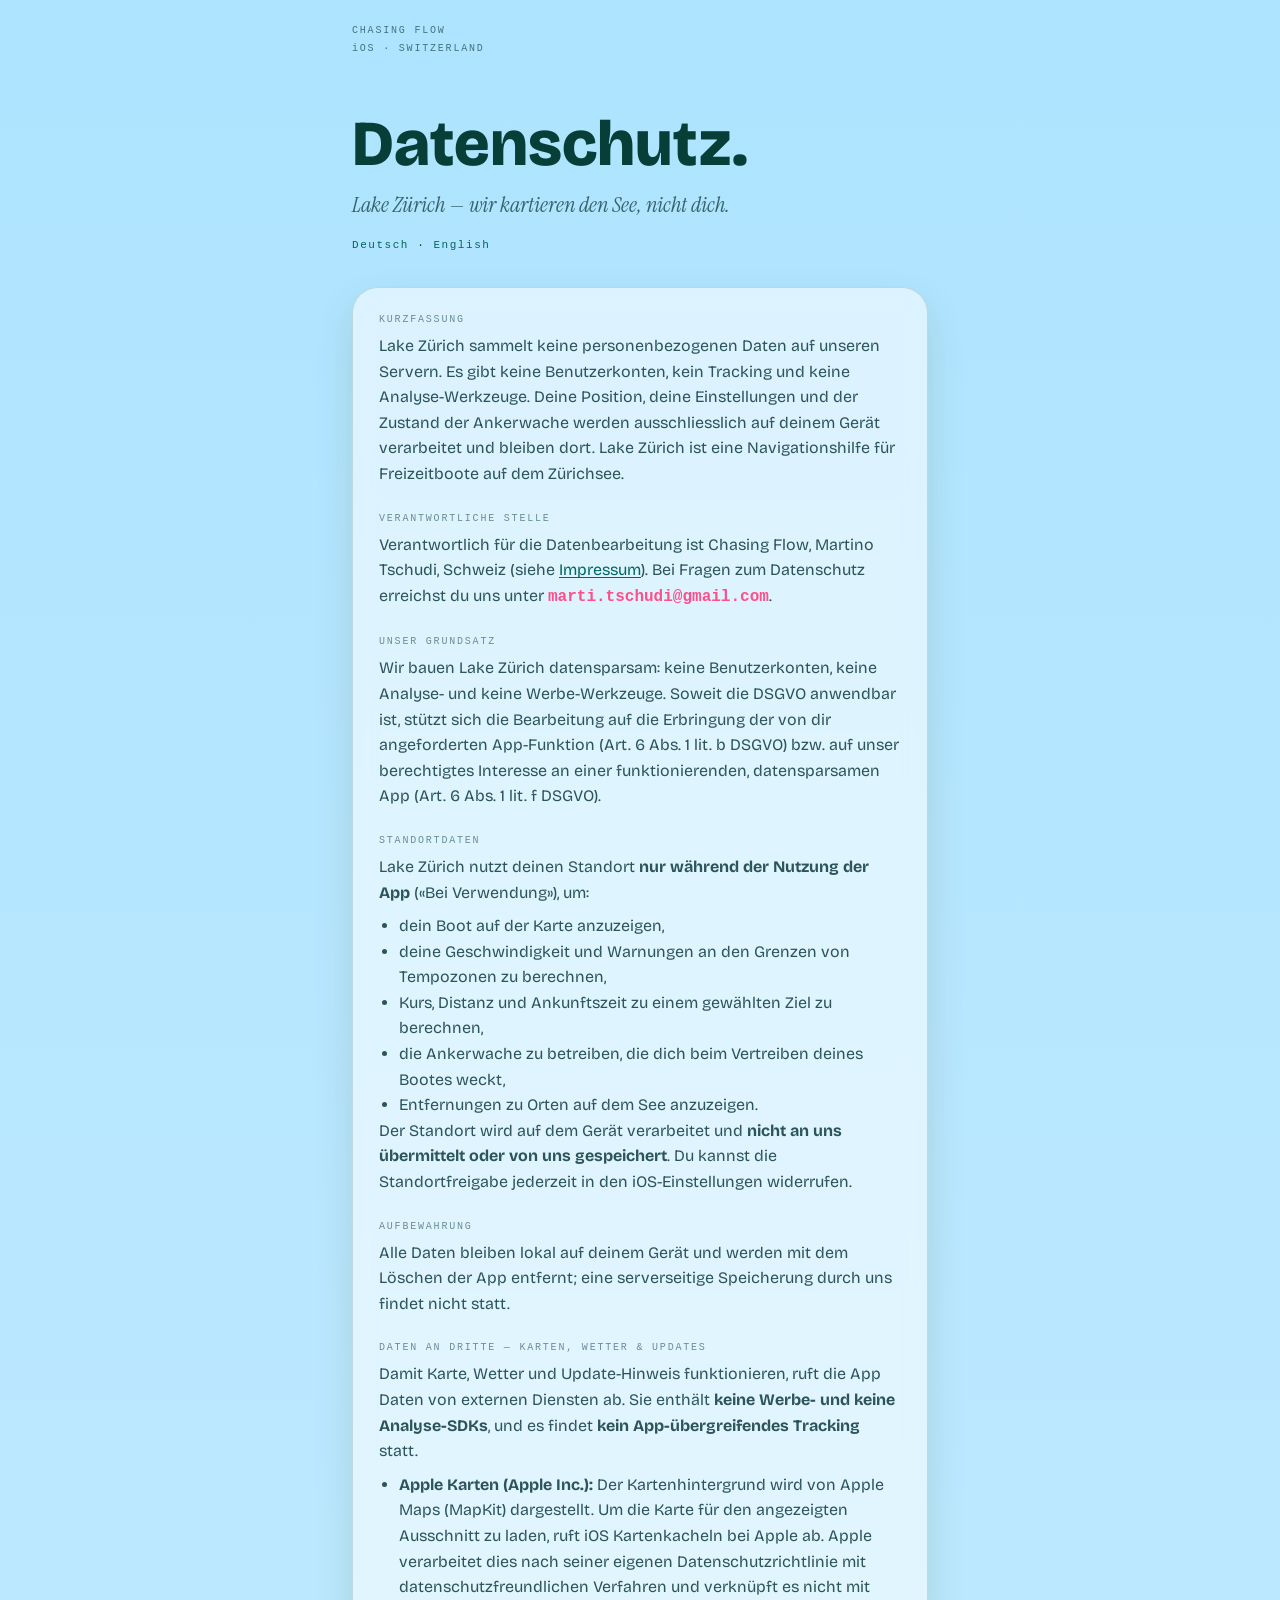
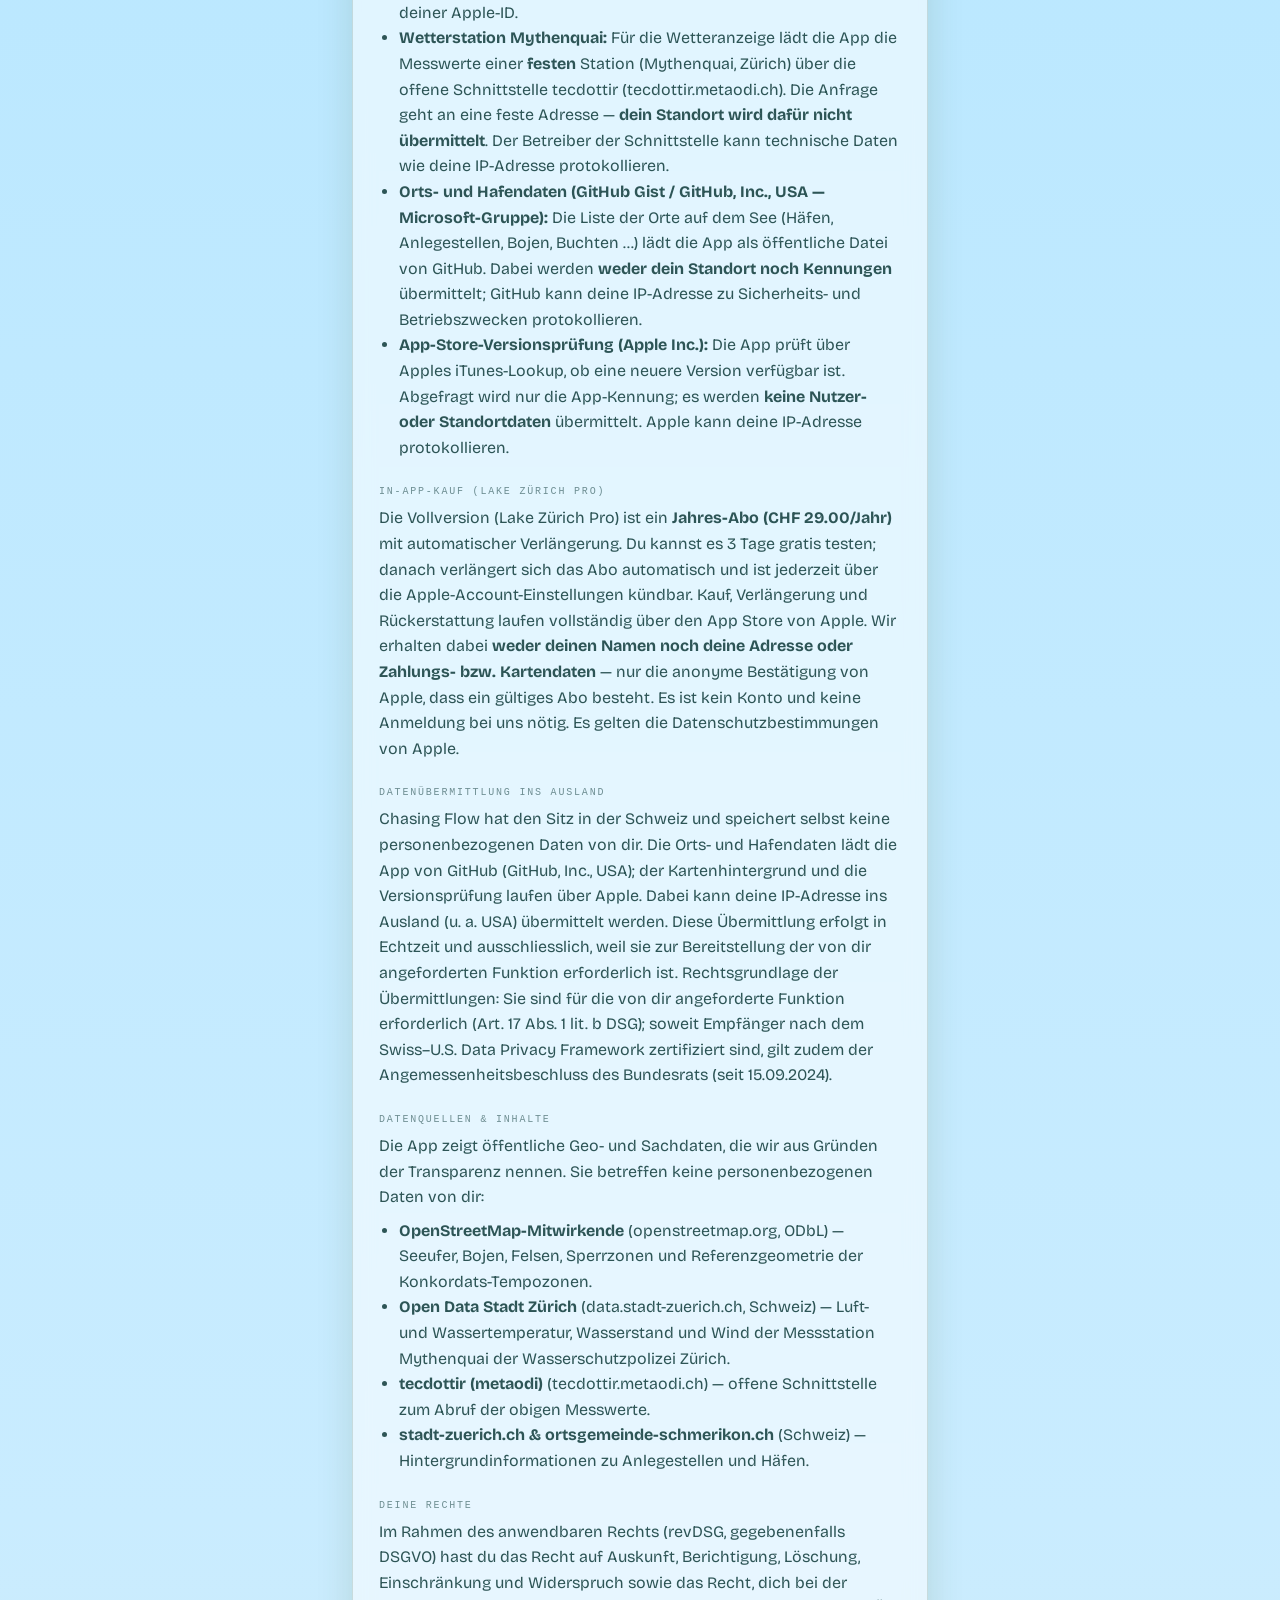
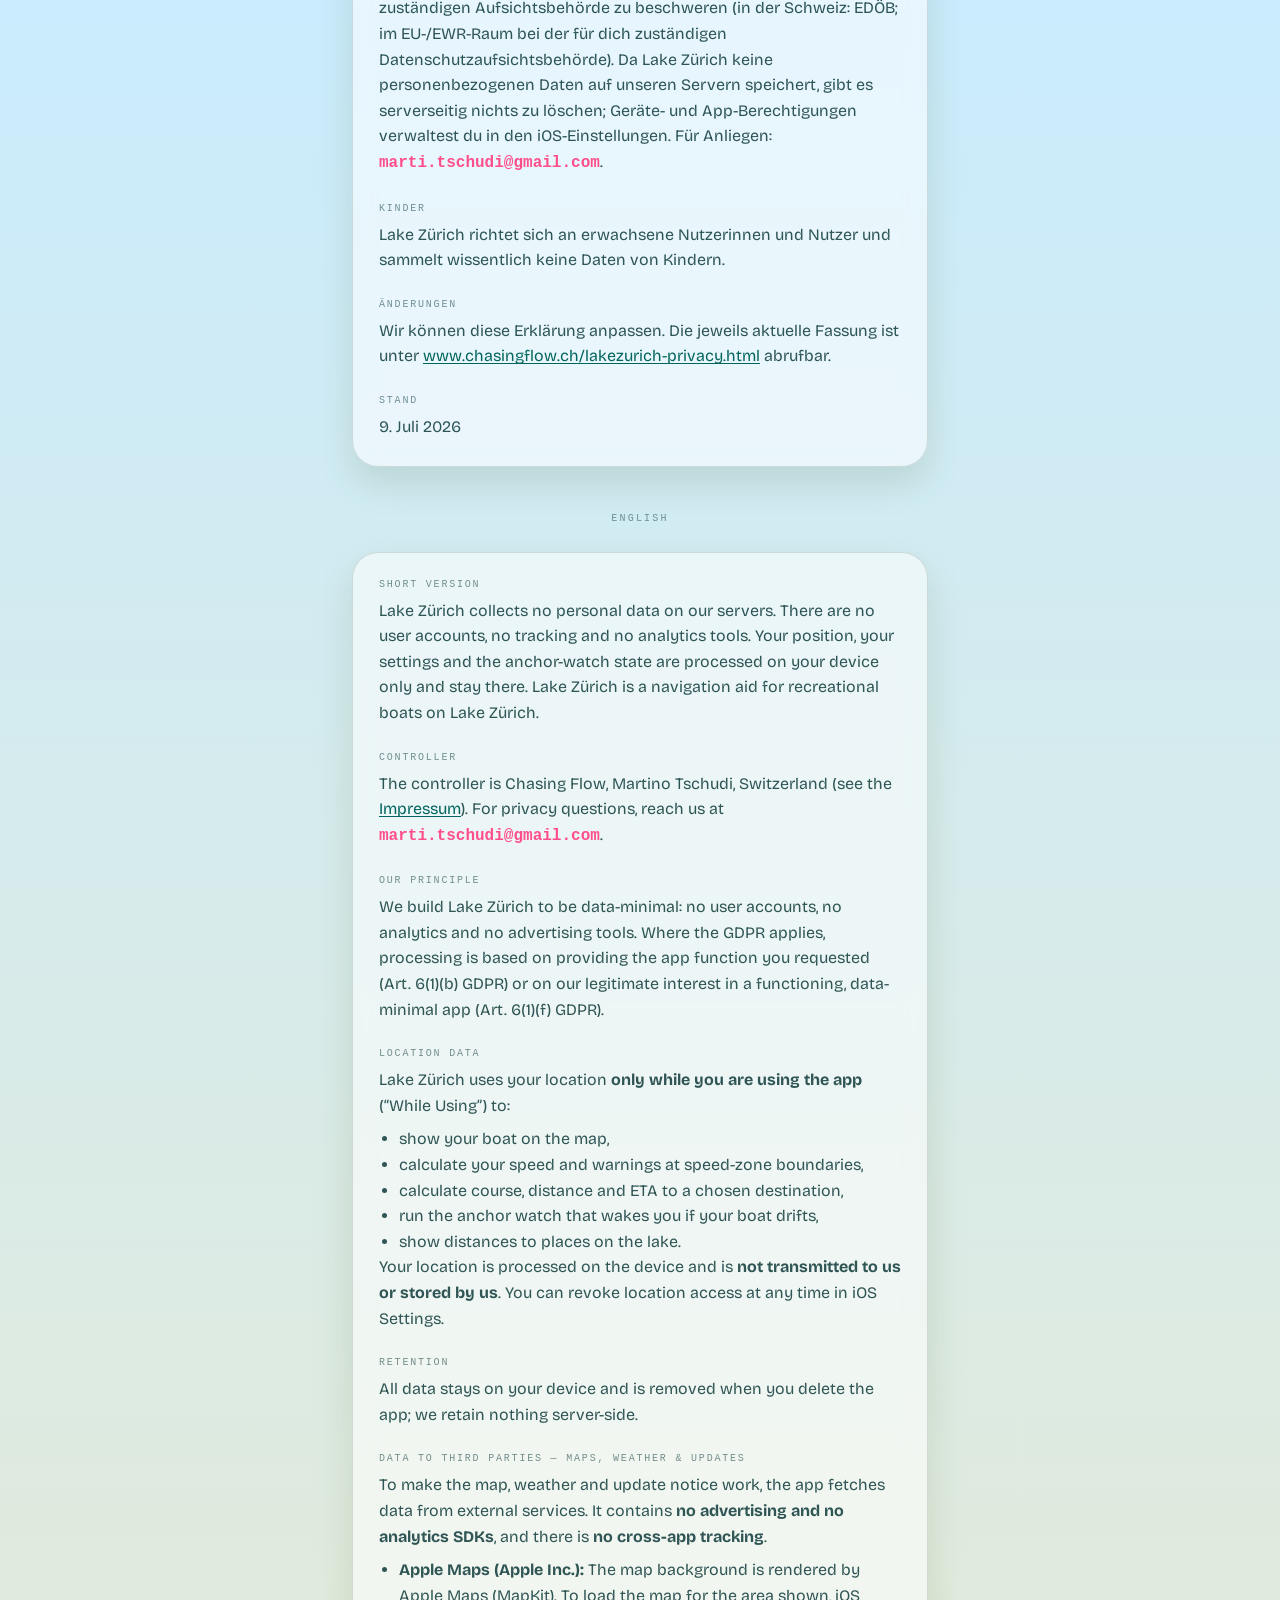
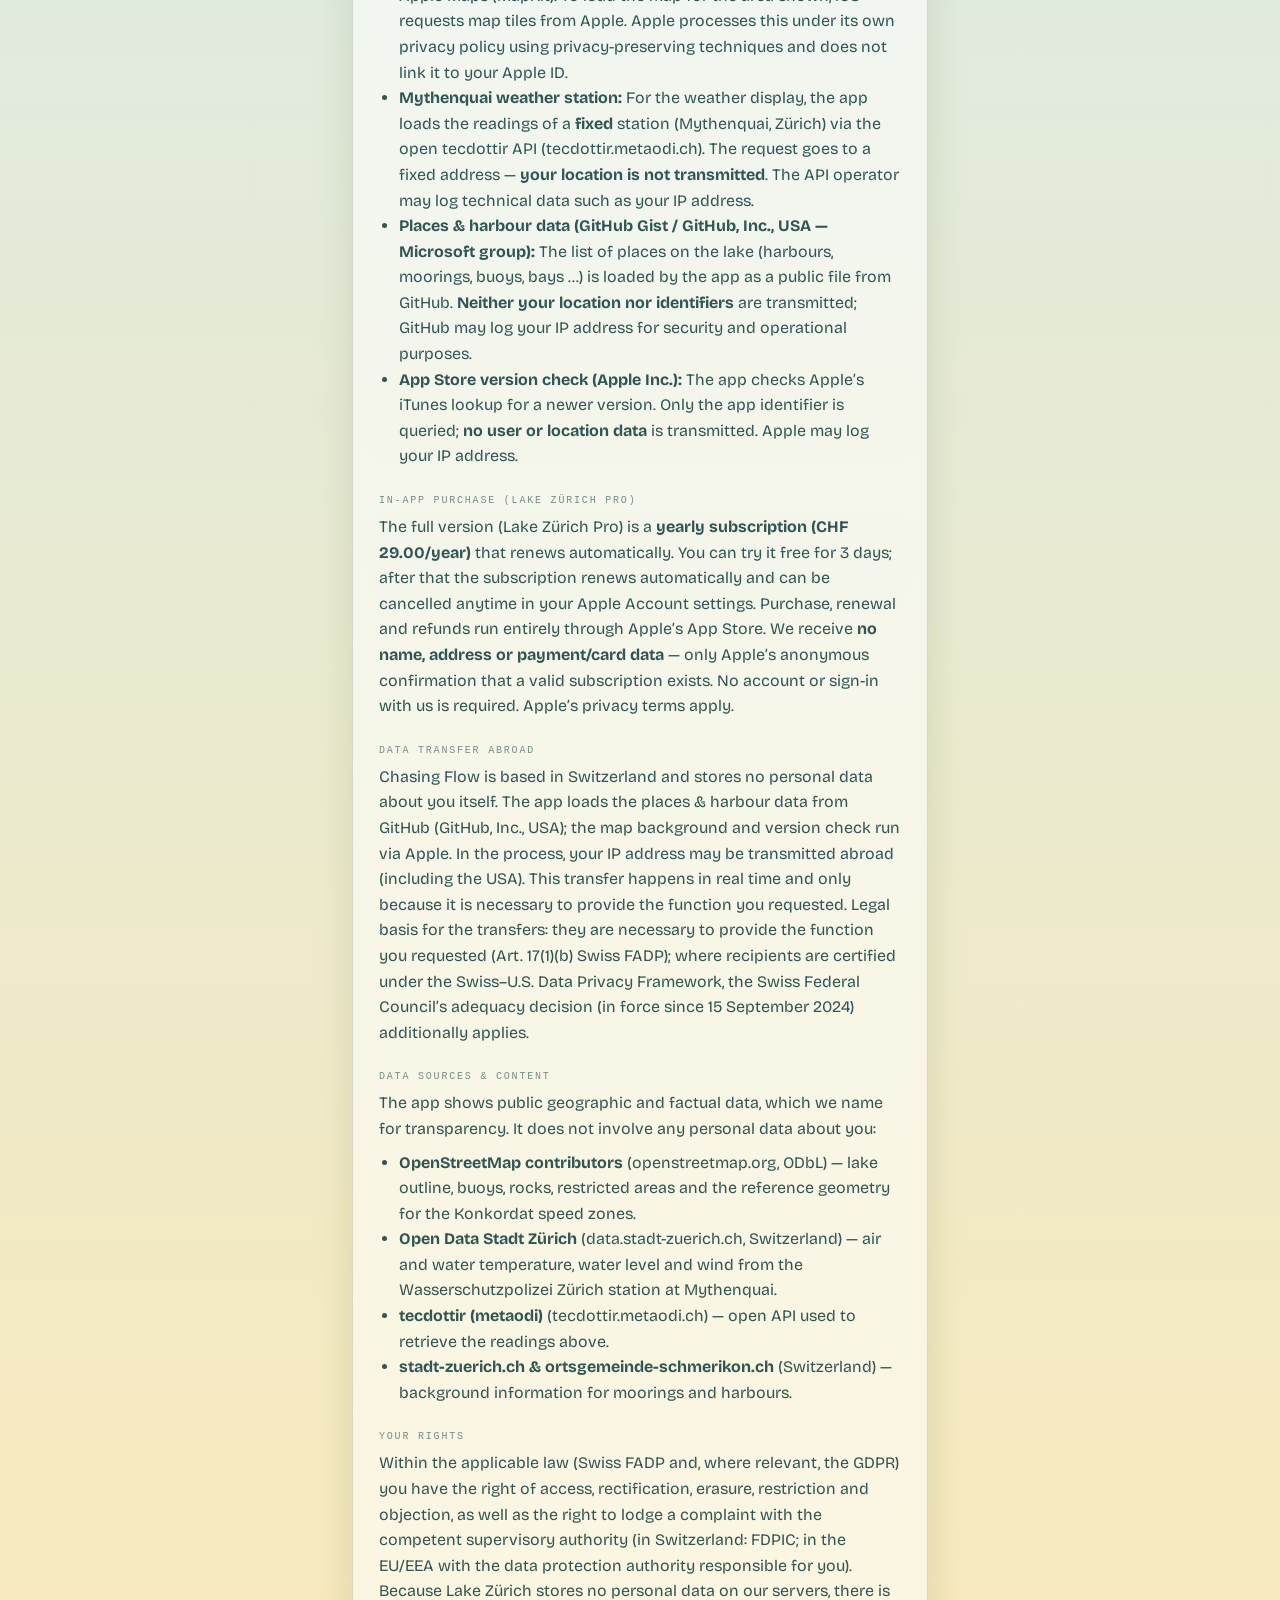
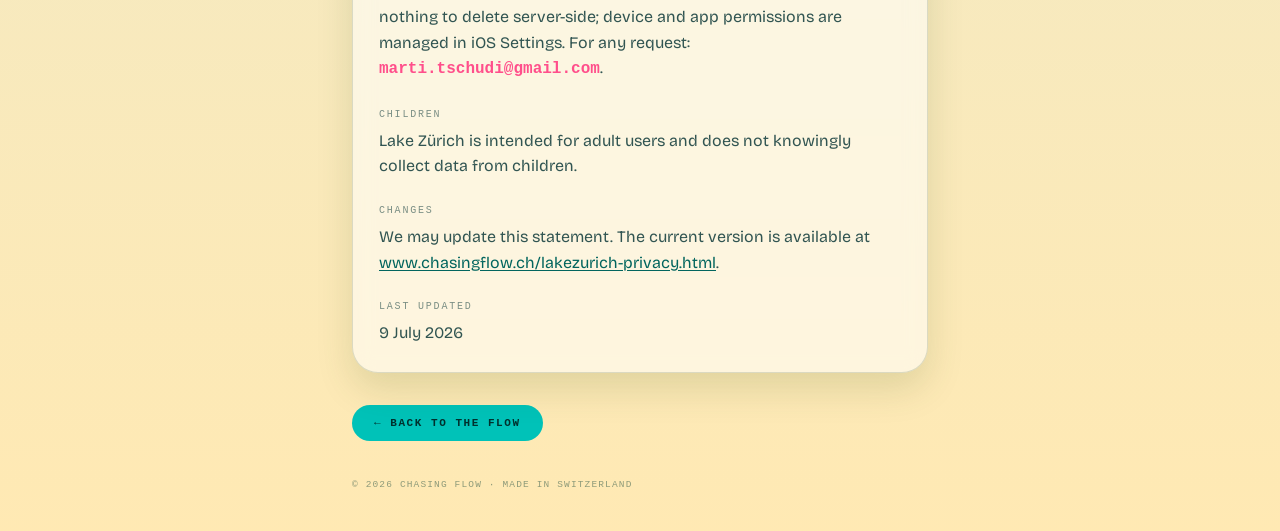
<file: lakezurich-privacy.html>
<!DOCTYPE html>
<html lang="de">
<head>
  <meta charset="utf-8">
  <meta name="viewport" content="width=device-width, initial-scale=1">
  <title>Datenschutz — Lake Zürich</title>
  <meta name="description" content="Datenschutzerklärung der Lake-Zürich-App von Chasing Flow — keine Konten, kein Tracking, keine Analyse. Deine Position bleibt auf deinem Gerät.">
  <meta name="robots" content="noindex, follow">
  <meta name="theme-color" content="#aee4ff">
  <link rel="icon" href="data:image/svg+xml,%3Csvg xmlns='http://www.w3.org/2000/svg' viewBox='0 0 64 64'%3E%3Crect width='64' height='64' rx='14' fill='%23aee4ff'/%3E%3Ccircle cx='41' cy='23' r='11' fill='%23ffb340'/%3E%3Cpath d='M0 42c10-7 22-7 32 0s22 7 32 0v22H0z' fill='%232fcabe'/%3E%3C/svg%3E">
  <link rel="preconnect" href="https://fonts.googleapis.com">
  <link rel="preconnect" href="https://fonts.gstatic.com" crossorigin>
  <link href="https://fonts.googleapis.com/css2?family=Bricolage+Grotesque:opsz,wght@12..96,400;12..96,600;12..96,700;12..96,800&amp;family=Instrument+Serif:ital,wght@0,400;1,400&amp;display=swap" rel="stylesheet">
  <link rel="stylesheet" href="styles.css">
  <style>
    .legal-lang { margin: 20px 0 0; font-family: var(--font-mono); font-size: 11px; letter-spacing: .14em; }
    .legal-lang a { color: var(--teal-kicker); text-decoration: none; }
    .legal-lang a:hover { text-decoration: underline; }
    .legal-langbar { margin: 46px 0 -8px; text-align: center; font-family: var(--font-mono); font-size: 10px; letter-spacing: .22em; color: rgba(13, 56, 56, .5); }
    .legal-card ul { margin: 8px 0 0; padding-left: 20px; }
    .legal-card li { font-size: 16px; line-height: 1.6; color: rgba(13, 56, 56, .85); }
  </style>
</head>
<body class="legal">
  <main class="legal-wrap">

    <a class="legal-brand" href="index.html">CHASING FLOW<br>iOS · SWITZERLAND</a>

    <h1 class="legal-title">Datenschutz.</h1>
    <p class="legal-sub">Lake Zürich — wir kartieren den See, nicht dich.</p>
    <nav class="legal-lang" aria-label="Sprache / Language">
      <a href="#de">Deutsch</a> · <a href="#en">English</a>
    </nav>

    <!-- ============================ DEUTSCH ============================ -->
    <div class="legal-card" id="de">
      <section>
        <h2 class="legal-kicker">KURZFASSUNG</h2>
        <p>Lake Zürich sammelt keine personenbezogenen Daten auf unseren Servern. Es gibt keine Benutzerkonten, kein Tracking und keine Analyse-Werkzeuge. Deine Position, deine Einstellungen und der Zustand der Ankerwache werden ausschliesslich auf deinem Gerät verarbeitet und bleiben dort. Lake Zürich ist eine Navigationshilfe für Freizeitboote auf dem Zürichsee.</p>
      </section>

      <section>
        <h2 class="legal-kicker">VERANTWORTLICHE STELLE</h2>
        <p>Verantwortlich für die Datenbearbeitung ist Chasing Flow, Martino Tschudi, Schweiz (siehe <a href="impressum.html">Impressum</a>). Bei Fragen zum Datenschutz erreichst du uns unter <a class="legal-email" href="mailto:marti.tschudi@gmail.com">marti.tschudi@gmail.com</a>.</p>
      </section>

      <section>
        <h2 class="legal-kicker">UNSER GRUNDSATZ</h2>
        <p>Wir bauen Lake Zürich datensparsam: keine Benutzerkonten, keine Analyse- und keine Werbe-Werkzeuge. Soweit die DSGVO anwendbar ist, stützt sich die Bearbeitung auf die Erbringung der von dir angeforderten App-Funktion (Art. 6 Abs. 1 lit. b DSGVO) bzw. auf unser berechtigtes Interesse an einer funktionierenden, datensparsamen App (Art. 6 Abs. 1 lit. f DSGVO).</p>
      </section>

      <section>
        <h2 class="legal-kicker">STANDORTDATEN</h2>
        <p>Lake Zürich nutzt deinen Standort <strong>nur während der Nutzung der App</strong> («Bei Verwendung»), um:</p>
        <ul>
          <li>dein Boot auf der Karte anzuzeigen,</li>
          <li>deine Geschwindigkeit und Warnungen an den Grenzen von Tempozonen zu berechnen,</li>
          <li>Kurs, Distanz und Ankunftszeit zu einem gewählten Ziel zu berechnen,</li>
          <li>die Ankerwache zu betreiben, die dich beim Vertreiben deines Bootes weckt,</li>
          <li>Entfernungen zu Orten auf dem See anzuzeigen.</li>
        </ul>
        <p>Der Standort wird auf dem Gerät verarbeitet und <strong>nicht an uns übermittelt oder von uns gespeichert</strong>. Du kannst die Standortfreigabe jederzeit in den iOS-Einstellungen widerrufen.</p>
      </section>

      <section>
        <h2 class="legal-kicker">AUFBEWAHRUNG</h2>
        <p>Alle Daten bleiben lokal auf deinem Gerät und werden mit dem Löschen der App entfernt; eine serverseitige Speicherung durch uns findet nicht statt.</p>
      </section>

      <section>
        <h2 class="legal-kicker">DATEN AN DRITTE — KARTEN, WETTER &amp; UPDATES</h2>
        <p>Damit Karte, Wetter und Update-Hinweis funktionieren, ruft die App Daten von externen Diensten ab. Sie enthält <strong>keine Werbe- und keine Analyse-SDKs</strong>, und es findet <strong>kein App-übergreifendes Tracking</strong> statt.</p>
        <ul>
          <li><strong>Apple Karten (Apple Inc.):</strong> Der Kartenhintergrund wird von Apple Maps (MapKit) dargestellt. Um die Karte für den angezeigten Ausschnitt zu laden, ruft iOS Kartenkacheln bei Apple ab. Apple verarbeitet dies nach seiner eigenen Datenschutzrichtlinie mit datenschutzfreundlichen Verfahren und verknüpft es nicht mit deiner Apple-ID.</li>
          <li><strong>Wetterstation Mythenquai:</strong> Für die Wetteranzeige lädt die App die Messwerte einer <strong>festen</strong> Station (Mythenquai, Zürich) über die offene Schnittstelle tecdottir (tecdottir.metaodi.ch). Die Anfrage geht an eine feste Adresse — <strong>dein Standort wird dafür nicht übermittelt</strong>. Der Betreiber der Schnittstelle kann technische Daten wie deine IP-Adresse protokollieren.</li>
          <li><strong>Orts- und Hafendaten (GitHub Gist / GitHub, Inc., USA — Microsoft-Gruppe):</strong> Die Liste der Orte auf dem See (Häfen, Anlegestellen, Bojen, Buchten …) lädt die App als öffentliche Datei von GitHub. Dabei werden <strong>weder dein Standort noch Kennungen</strong> übermittelt; GitHub kann deine IP-Adresse zu Sicherheits- und Betriebszwecken protokollieren.</li>
          <li><strong>App-Store-Versionsprüfung (Apple Inc.):</strong> Die App prüft über Apples iTunes-Lookup, ob eine neuere Version verfügbar ist. Abgefragt wird nur die App-Kennung; es werden <strong>keine Nutzer- oder Standortdaten</strong> übermittelt. Apple kann deine IP-Adresse protokollieren.</li>
        </ul>
      </section>

      <section>
        <h2 class="legal-kicker">IN-APP-KAUF (LAKE ZÜRICH PRO)</h2>
        <p>Die Vollversion (Lake Zürich Pro) ist ein <strong>Jahres-Abo (CHF 29.00/Jahr)</strong> mit automatischer Verlängerung. Du kannst es 3 Tage gratis testen; danach verlängert sich das Abo automatisch und ist jederzeit über die Apple-Account-Einstellungen kündbar. Kauf, Verlängerung und Rückerstattung laufen vollständig über den App Store von Apple. Wir erhalten dabei <strong>weder deinen Namen noch deine Adresse oder Zahlungs- bzw. Kartendaten</strong> — nur die anonyme Bestätigung von Apple, dass ein gültiges Abo besteht. Es ist kein Konto und keine Anmeldung bei uns nötig. Es gelten die Datenschutzbestimmungen von Apple.</p>
      </section>

      <section>
        <h2 class="legal-kicker">DATENÜBERMITTLUNG INS AUSLAND</h2>
        <p>Chasing Flow hat den Sitz in der Schweiz und speichert selbst keine personenbezogenen Daten von dir. Die Orts- und Hafendaten lädt die App von GitHub (GitHub, Inc., USA); der Kartenhintergrund und die Versionsprüfung laufen über Apple. Dabei kann deine IP-Adresse ins Ausland (u. a. USA) übermittelt werden. Diese Übermittlung erfolgt in Echtzeit und ausschliesslich, weil sie zur Bereitstellung der von dir angeforderten Funktion erforderlich ist. Rechtsgrundlage der Übermittlungen: Sie sind für die von dir angeforderte Funktion erforderlich (Art. 17 Abs. 1 lit. b DSG); soweit Empfänger nach dem Swiss–U.S. Data Privacy Framework zertifiziert sind, gilt zudem der Angemessenheitsbeschluss des Bundesrats (seit 15.09.2024).</p>
      </section>

      <section>
        <h2 class="legal-kicker">DATENQUELLEN &amp; INHALTE</h2>
        <p>Die App zeigt öffentliche Geo- und Sachdaten, die wir aus Gründen der Transparenz nennen. Sie betreffen keine personenbezogenen Daten von dir:</p>
        <ul>
          <li><strong>OpenStreetMap-Mitwirkende</strong> (openstreetmap.org, ODbL) — Seeufer, Bojen, Felsen, Sperrzonen und Referenzgeometrie der Konkordats-Tempozonen.</li>
          <li><strong>Open Data Stadt Zürich</strong> (data.stadt-zuerich.ch, Schweiz) — Luft- und Wassertemperatur, Wasserstand und Wind der Messstation Mythenquai der Wasserschutzpolizei Zürich.</li>
          <li><strong>tecdottir (metaodi)</strong> (tecdottir.metaodi.ch) — offene Schnittstelle zum Abruf der obigen Messwerte.</li>
          <li><strong>stadt-zuerich.ch &amp; ortsgemeinde-schmerikon.ch</strong> (Schweiz) — Hintergrundinformationen zu Anlegestellen und Häfen.</li>
        </ul>
      </section>

      <section>
        <h2 class="legal-kicker">DEINE RECHTE</h2>
        <p>Im Rahmen des anwendbaren Rechts (revDSG, gegebenenfalls DSGVO) hast du das Recht auf Auskunft, Berichtigung, Löschung, Einschränkung und Widerspruch sowie das Recht, dich bei der zuständigen Aufsichtsbehörde zu beschweren (in der Schweiz: EDÖB; im EU-/EWR-Raum bei der für dich zuständigen Datenschutzaufsichtsbehörde). Da Lake Zürich keine personenbezogenen Daten auf unseren Servern speichert, gibt es serverseitig nichts zu löschen; Geräte- und App-Berechtigungen verwaltest du in den iOS-Einstellungen. Für Anliegen: <a class="legal-email" href="mailto:marti.tschudi@gmail.com">marti.tschudi@gmail.com</a>.</p>
      </section>

      <section>
        <h2 class="legal-kicker">KINDER</h2>
        <p>Lake Zürich richtet sich an erwachsene Nutzerinnen und Nutzer und sammelt wissentlich keine Daten von Kindern.</p>
      </section>

      <section>
        <h2 class="legal-kicker">ÄNDERUNGEN</h2>
        <p>Wir können diese Erklärung anpassen. Die jeweils aktuelle Fassung ist unter <a href="https://www.chasingflow.ch/lakezurich-privacy.html">www.chasingflow.ch/lakezurich-privacy.html</a> abrufbar.</p>
      </section>

      <section>
        <h2 class="legal-kicker">STAND</h2>
        <p>9. Juli 2026</p>
      </section>
    </div>

    <!-- ============================ ENGLISH ============================ -->
    <p class="legal-langbar">ENGLISH</p>
    <div class="legal-card" id="en">
      <section>
        <h2 class="legal-kicker">SHORT VERSION</h2>
        <p>Lake Zürich collects no personal data on our servers. There are no user accounts, no tracking and no analytics tools. Your position, your settings and the anchor-watch state are processed on your device only and stay there. Lake Zürich is a navigation aid for recreational boats on Lake Zürich.</p>
      </section>

      <section>
        <h2 class="legal-kicker">CONTROLLER</h2>
        <p>The controller is Chasing Flow, Martino Tschudi, Switzerland (see the <a href="impressum.html">Impressum</a>). For privacy questions, reach us at <a class="legal-email" href="mailto:marti.tschudi@gmail.com">marti.tschudi@gmail.com</a>.</p>
      </section>

      <section>
        <h2 class="legal-kicker">OUR PRINCIPLE</h2>
        <p>We build Lake Zürich to be data-minimal: no user accounts, no analytics and no advertising tools. Where the GDPR applies, processing is based on providing the app function you requested (Art. 6(1)(b) GDPR) or on our legitimate interest in a functioning, data-minimal app (Art. 6(1)(f) GDPR).</p>
      </section>

      <section>
        <h2 class="legal-kicker">LOCATION DATA</h2>
        <p>Lake Zürich uses your location <strong>only while you are using the app</strong> (“While Using”) to:</p>
        <ul>
          <li>show your boat on the map,</li>
          <li>calculate your speed and warnings at speed-zone boundaries,</li>
          <li>calculate course, distance and ETA to a chosen destination,</li>
          <li>run the anchor watch that wakes you if your boat drifts,</li>
          <li>show distances to places on the lake.</li>
        </ul>
        <p>Your location is processed on the device and is <strong>not transmitted to us or stored by us</strong>. You can revoke location access at any time in iOS Settings.</p>
      </section>

      <section>
        <h2 class="legal-kicker">RETENTION</h2>
        <p>All data stays on your device and is removed when you delete the app; we retain nothing server-side.</p>
      </section>

      <section>
        <h2 class="legal-kicker">DATA TO THIRD PARTIES — MAPS, WEATHER &amp; UPDATES</h2>
        <p>To make the map, weather and update notice work, the app fetches data from external services. It contains <strong>no advertising and no analytics SDKs</strong>, and there is <strong>no cross-app tracking</strong>.</p>
        <ul>
          <li><strong>Apple Maps (Apple Inc.):</strong> The map background is rendered by Apple Maps (MapKit). To load the map for the area shown, iOS requests map tiles from Apple. Apple processes this under its own privacy policy using privacy-preserving techniques and does not link it to your Apple ID.</li>
          <li><strong>Mythenquai weather station:</strong> For the weather display, the app loads the readings of a <strong>fixed</strong> station (Mythenquai, Zürich) via the open tecdottir API (tecdottir.metaodi.ch). The request goes to a fixed address — <strong>your location is not transmitted</strong>. The API operator may log technical data such as your IP address.</li>
          <li><strong>Places &amp; harbour data (GitHub Gist / GitHub, Inc., USA — Microsoft group):</strong> The list of places on the lake (harbours, moorings, buoys, bays …) is loaded by the app as a public file from GitHub. <strong>Neither your location nor identifiers</strong> are transmitted; GitHub may log your IP address for security and operational purposes.</li>
          <li><strong>App Store version check (Apple Inc.):</strong> The app checks Apple’s iTunes lookup for a newer version. Only the app identifier is queried; <strong>no user or location data</strong> is transmitted. Apple may log your IP address.</li>
        </ul>
      </section>

      <section>
        <h2 class="legal-kicker">IN-APP PURCHASE (LAKE ZÜRICH PRO)</h2>
        <p>The full version (Lake Zürich Pro) is a <strong>yearly subscription (CHF 29.00/year)</strong> that renews automatically. You can try it free for 3 days; after that the subscription renews automatically and can be cancelled anytime in your Apple Account settings. Purchase, renewal and refunds run entirely through Apple’s App Store. We receive <strong>no name, address or payment/card data</strong> — only Apple’s anonymous confirmation that a valid subscription exists. No account or sign-in with us is required. Apple’s privacy terms apply.</p>
      </section>

      <section>
        <h2 class="legal-kicker">DATA TRANSFER ABROAD</h2>
        <p>Chasing Flow is based in Switzerland and stores no personal data about you itself. The app loads the places &amp; harbour data from GitHub (GitHub, Inc., USA); the map background and version check run via Apple. In the process, your IP address may be transmitted abroad (including the USA). This transfer happens in real time and only because it is necessary to provide the function you requested. Legal basis for the transfers: they are necessary to provide the function you requested (Art. 17(1)(b) Swiss FADP); where recipients are certified under the Swiss–U.S. Data Privacy Framework, the Swiss Federal Council’s adequacy decision (in force since 15 September 2024) additionally applies.</p>
      </section>

      <section>
        <h2 class="legal-kicker">DATA SOURCES &amp; CONTENT</h2>
        <p>The app shows public geographic and factual data, which we name for transparency. It does not involve any personal data about you:</p>
        <ul>
          <li><strong>OpenStreetMap contributors</strong> (openstreetmap.org, ODbL) — lake outline, buoys, rocks, restricted areas and the reference geometry for the Konkordat speed zones.</li>
          <li><strong>Open Data Stadt Zürich</strong> (data.stadt-zuerich.ch, Switzerland) — air and water temperature, water level and wind from the Wasserschutzpolizei Zürich station at Mythenquai.</li>
          <li><strong>tecdottir (metaodi)</strong> (tecdottir.metaodi.ch) — open API used to retrieve the readings above.</li>
          <li><strong>stadt-zuerich.ch &amp; ortsgemeinde-schmerikon.ch</strong> (Switzerland) — background information for moorings and harbours.</li>
        </ul>
      </section>

      <section>
        <h2 class="legal-kicker">YOUR RIGHTS</h2>
        <p>Within the applicable law (Swiss FADP and, where relevant, the GDPR) you have the right of access, rectification, erasure, restriction and objection, as well as the right to lodge a complaint with the competent supervisory authority (in Switzerland: FDPIC; in the EU/EEA with the data protection authority responsible for you). Because Lake Zürich stores no personal data on our servers, there is nothing to delete server-side; device and app permissions are managed in iOS Settings. For any request: <a class="legal-email" href="mailto:marti.tschudi@gmail.com">marti.tschudi@gmail.com</a>.</p>
      </section>

      <section>
        <h2 class="legal-kicker">CHILDREN</h2>
        <p>Lake Zürich is intended for adult users and does not knowingly collect data from children.</p>
      </section>

      <section>
        <h2 class="legal-kicker">CHANGES</h2>
        <p>We may update this statement. The current version is available at <a href="https://www.chasingflow.ch/lakezurich-privacy.html">www.chasingflow.ch/lakezurich-privacy.html</a>.</p>
      </section>

      <section>
        <h2 class="legal-kicker">LAST UPDATED</h2>
        <p>9 July 2026</p>
      </section>
    </div>

    <a class="pill pill--lake legal-back" href="index.html">← BACK TO THE FLOW</a>

    <p class="legal-foot">© 2026 CHASING FLOW · MADE IN SWITZERLAND</p>

  </main>
</body>
</html>
</file>
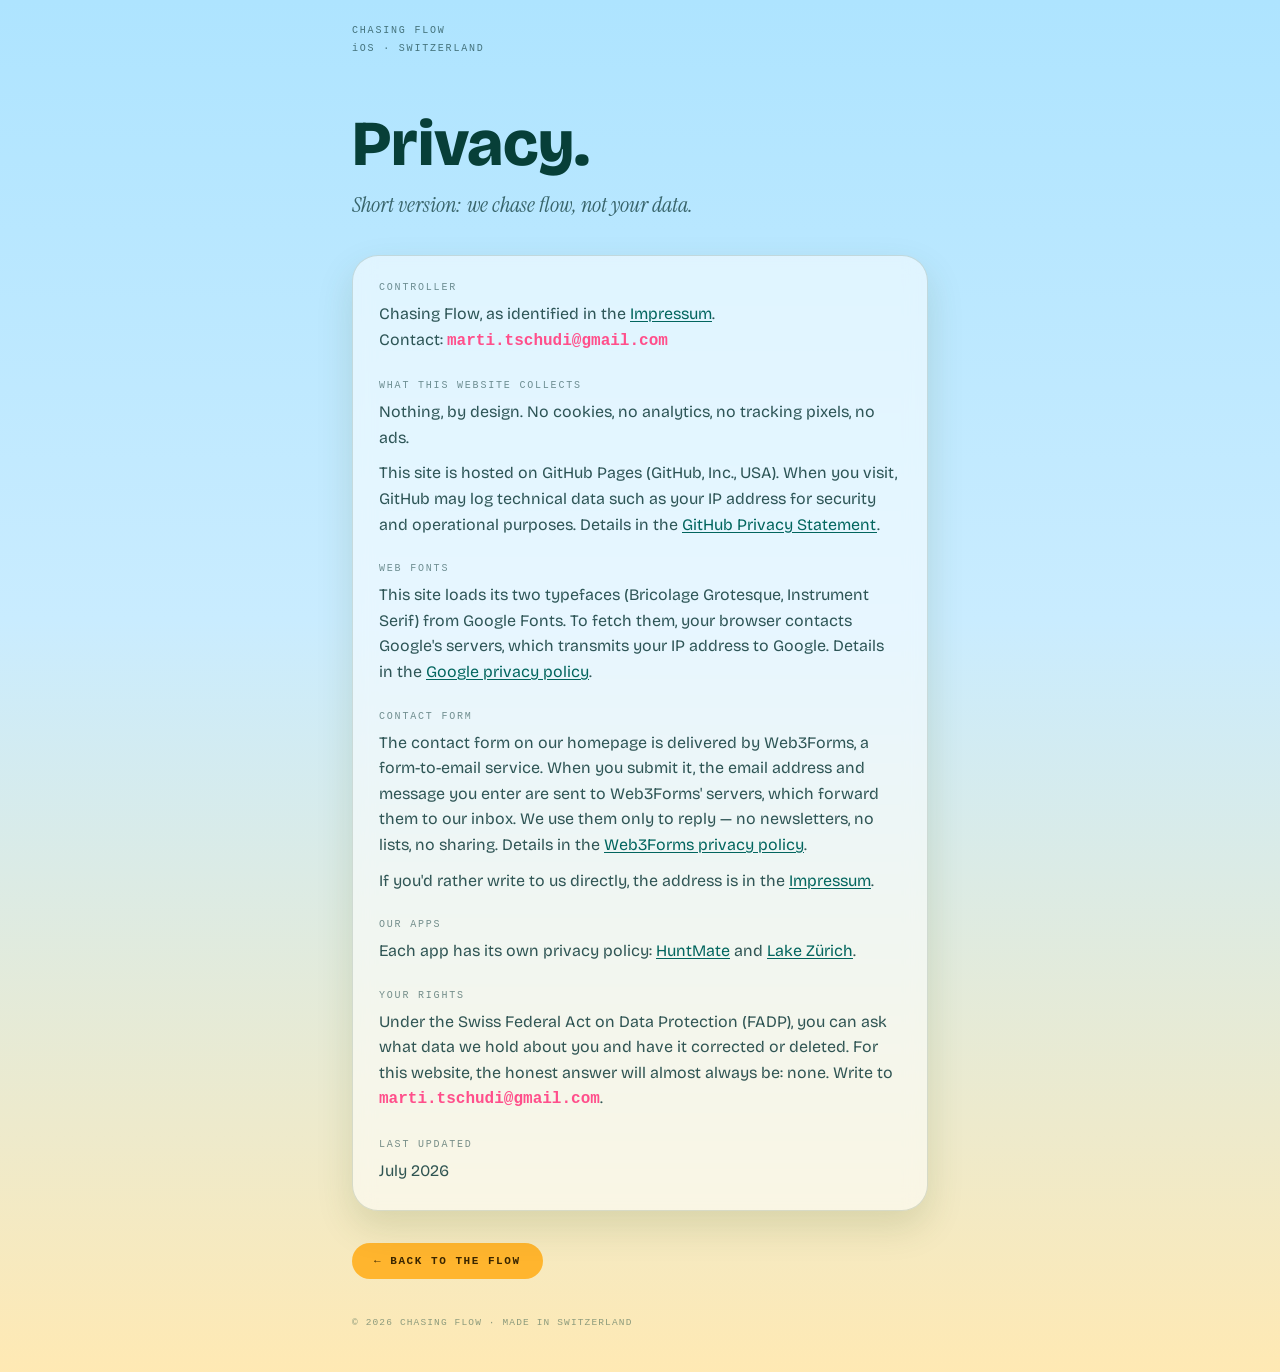
<file: privacy.html>
<!DOCTYPE html>
<html lang="en">
<head>
  <meta charset="utf-8">
  <meta name="viewport" content="width=device-width, initial-scale=1">
  <title>Privacy — Chasing Flow</title>
  <meta name="description" content="Privacy policy of chasingflow.ch — no cookies, no analytics, no tracking.">
  <meta name="theme-color" content="#aee4ff">
  <link rel="icon" href="data:image/svg+xml,%3Csvg xmlns='http://www.w3.org/2000/svg' viewBox='0 0 64 64'%3E%3Crect width='64' height='64' rx='14' fill='%23aee4ff'/%3E%3Ccircle cx='41' cy='23' r='11' fill='%23ffb340'/%3E%3Cpath d='M0 42c10-7 22-7 32 0s22 7 32 0v22H0z' fill='%232fcabe'/%3E%3C/svg%3E">
  <link rel="preconnect" href="https://fonts.googleapis.com">
  <link rel="preconnect" href="https://fonts.gstatic.com" crossorigin>
  <link href="https://fonts.googleapis.com/css2?family=Bricolage+Grotesque:opsz,wght@12..96,400;12..96,600;12..96,700;12..96,800&amp;family=Instrument+Serif:ital,wght@0,400;1,400&amp;display=swap" rel="stylesheet">
  <link rel="stylesheet" href="styles.css">
</head>
<body class="legal">
  <main class="legal-wrap">

    <a class="legal-brand" href="index.html">CHASING FLOW<br>iOS · SWITZERLAND</a>

    <h1 class="legal-title">Privacy.</h1>
    <p class="legal-sub">Short version: we chase flow, not your data.</p>

    <div class="legal-card">
      <section>
        <h2 class="legal-kicker">CONTROLLER</h2>
        <p>Chasing Flow, as identified in the <a href="impressum.html">Impressum</a>.<br>
        Contact: <a class="legal-email" href="mailto:marti.tschudi@gmail.com">marti.tschudi@gmail.com</a></p>
      </section>

      <section>
        <h2 class="legal-kicker">WHAT THIS WEBSITE COLLECTS</h2>
        <p>Nothing, by design. No cookies, no analytics, no tracking pixels, no ads.</p>
        <p>This site is hosted on GitHub Pages (GitHub, Inc., USA). When you visit, GitHub may log technical data such as your IP address for security and operational purposes. Details in the <a href="https://docs.github.com/en/site-policy/privacy-policies/github-privacy-statement" rel="noopener">GitHub Privacy Statement</a>.</p>
      </section>

      <section>
        <h2 class="legal-kicker">WEB FONTS</h2>
        <p>This site loads its two typefaces (Bricolage Grotesque, Instrument Serif) from Google Fonts. To fetch them, your browser contacts Google's servers, which transmits your IP address to Google. Details in the <a href="https://policies.google.com/privacy" rel="noopener">Google privacy policy</a>.</p>
      </section>

      <section>
        <h2 class="legal-kicker">CONTACT FORM</h2>
        <p>The contact form on our homepage is delivered by Web3Forms, a form-to-email service. When you submit it, the email address and message you enter are sent to Web3Forms' servers, which forward them to our inbox. We use them only to reply — no newsletters, no lists, no sharing. Details in the <a href="https://web3forms.com/privacy" rel="noopener">Web3Forms privacy policy</a>.</p>
        <p>If you'd rather write to us directly, the address is in the <a href="impressum.html">Impressum</a>.</p>
      </section>

      <section>
        <h2 class="legal-kicker">OUR APPS</h2>
        <p>Each app has its own privacy policy: <a href="huntmate-privacy.html">HuntMate</a> and <a href="lakezurich-privacy.html">Lake Zürich</a>.</p>
      </section>

      <section>
        <h2 class="legal-kicker">YOUR RIGHTS</h2>
        <p>Under the Swiss Federal Act on Data Protection (FADP), you can ask what data we hold about you and have it corrected or deleted. For this website, the honest answer will almost always be: none. Write to <a class="legal-email" href="mailto:marti.tschudi@gmail.com">marti.tschudi@gmail.com</a>.</p>
      </section>

      <section>
        <h2 class="legal-kicker">LAST UPDATED</h2>
        <p>July 2026</p>
      </section>
    </div>

    <a class="pill pill--hunt legal-back" href="index.html">← BACK TO THE FLOW</a>

    <p class="legal-foot">© 2026 CHASING FLOW · MADE IN SWITZERLAND</p>

  </main>
</body>
</html>
</file>
<file: styles.css>
/* ==========================================================================
   Chasing Flow — chasingflow.ch
   Page styles + design tokens. The scene itself is painted by main.js
   into the fixed full-viewport canvas (#cv).
   ========================================================================== */

:root {
  /* ink */
  --ink: #0d3838;
  --ink-hunt: #143028;
  --ink-lake: #043f3a;
  --ink-passion: #045048;
  --ink-contact: #073f38;
  /* accents */
  --amber: #ffb52e;
  --amber-kicker: #8a5800;
  --amber-ink: #3a2600;
  --teal: #00c2b8;
  --teal-kicker: #02655e;
  --teal-ink: #00312e;
  --pink: #ff4f8b;
  /* scene */
  --sky: #aee4ff;
  /* type */
  --font-display: 'Bricolage Grotesque', sans-serif;
  --font-serif: 'Instrument Serif', serif;
  --font-mono: ui-monospace, Menlo, monospace;
}

* { box-sizing: border-box; }

html, body { overflow-x: clip; }

body {
  margin: 0;
  background: var(--sky); /* no-JS fallback: the flat morning blue */
  font-family: var(--font-display);
  color: var(--ink);
}

a:focus-visible {
  outline: 2px solid rgba(13, 56, 56, .7);
  outline-offset: 3px;
  border-radius: 6px;
}

/* --- fixed scene canvas --------------------------------------------------- */

#cv {
  position: fixed;
  inset: 0;
  width: 100%;
  height: 100%;
  display: block;
  z-index: 0;
}

/* --- fixed flow-meter HUD --------------------------------------------------
   The difference blend is how it stays legible over sky and water. */

.hud {
  position: fixed;
  top: 18px;
  right: 20px;
  z-index: 5;
  pointer-events: none;
  text-align: right;
  mix-blend-mode: difference;
  color: #fff;
  font-family: var(--font-mono);
}
.hud-flow { font-size: 16px; letter-spacing: .08em; font-weight: 600; }
.hud-zone { font-size: 9px; letter-spacing: .18em; margin-top: 3px; opacity: .75; }

/* --- content column -------------------------------------------------------- */

.content { position: relative; z-index: 1; }

/* --- hero — morning --------------------------------------------------------- */

.hero {
  min-height: 100vh;
  min-height: 100svh;
  display: flex;
  flex-direction: column;
  justify-content: space-between;
  padding: 22px 22px 30px;
  max-width: 680px;
  margin: 0 auto;
  width: 100%;
}
.hero-label {
  margin: 0;
  font-family: var(--font-mono);
  font-size: 10px;
  letter-spacing: .18em;
  color: rgba(13, 56, 56, .65);
  line-height: 1.8;
}
.hero-title {
  font-size: clamp(46px, 11vw, 104px);
  font-weight: 800;
  line-height: .96;
  letter-spacing: -.015em;
  margin: 0;
}
.hero-title .hl { display: inline-block; will-change: transform; }
.hueflow { animation: hueflow 6s ease-in-out infinite; }
.hero-tagline {
  font-family: var(--font-serif);
  font-style: italic;
  font-size: clamp(19px, 4.6vw, 28px);
  margin: 16px 0 0;
  color: rgba(13, 56, 56, .8);
}
.cue { text-align: center; transition: opacity .6s; }
.cue span {
  display: inline-block;
  font-family: var(--font-mono);
  font-size: 10px;
  letter-spacing: .2em;
  color: rgba(13, 56, 56, .55);
  animation: cue 2.2s ease-in-out infinite;
}

/* --- manifesto --------------------------------------------------------------- */

.manifesto {
  min-height: 52vh;
  min-height: 52svh;
  display: flex;
  flex-direction: column;
  align-items: center;
  justify-content: center;
  text-align: center;
  padding: 60px 26px;
  max-width: 620px;
  margin: 0 auto;
}
.manifesto-line {
  margin: 0;
  font-family: var(--font-serif);
  font-style: italic;
  font-size: clamp(24px, 5.6vw, 36px);
  line-height: 1.25;
  color: var(--ink);
}
.manifesto-kicker {
  margin: 18px 0 0;
  font-family: var(--font-mono);
  font-size: 10px;
  letter-spacing: .2em;
  color: rgba(13, 56, 56, .6);
}

/* --- app sections (HuntMate / Lake Zürich) ----------------------------------- */

.app {
  padding: 40px 22px 0;
  max-width: 620px;
  margin: 0 auto;
}
.app--lake {
  /* holds the viewport in open water while the crossing plays */
  padding: 68vh 22px 0;
  padding: 68svh 22px 0;
}
.app-kicker {
  margin: 0 0 18px;
  font-family: var(--font-mono);
  font-size: 10px;
  letter-spacing: .18em;
}
.app--hunt .app-kicker { color: var(--amber-kicker); }
.app--lake .app-kicker { color: var(--teal-kicker); }

.card {
  background: rgba(255, 255, 255, .55);
  -webkit-backdrop-filter: blur(10px);
  backdrop-filter: blur(10px);
  border: 1px solid rgba(20, 60, 30, .15);
  border-radius: 26px;
  padding: 26px;
  box-shadow: 0 16px 36px rgba(60, 90, 20, .15);
  animation: bob 7s ease-in-out infinite alternate;
}
.card--lake {
  background: rgba(255, 255, 255, .5);
  border-color: rgba(0, 140, 130, .28);
  box-shadow: 0 16px 40px rgba(0, 110, 100, .18);
  animation: bob 8s ease-in-out .8s infinite alternate;
}

.card-head {
  display: flex;
  align-items: center;
  gap: 15px;
}
.icon-slot {
  width: 62px;
  height: 62px;
  border-radius: 16px;
  flex: none;
}
.card--hunt .icon-slot {
  background: repeating-linear-gradient(45deg, rgba(255, 181, 46, .2) 0 9px, rgba(255, 181, 46, .42) 9px 18px);
  border: 1px solid rgba(200, 140, 20, .5);
}
.card--lake .icon-slot {
  background: repeating-linear-gradient(45deg, rgba(0, 194, 184, .16) 0 9px, rgba(0, 194, 184, .36) 9px 18px);
  border: 1px solid rgba(0, 150, 140, .5);
}
.app-name {
  margin: 0;
  font-size: 28px;
  font-weight: 800;
  line-height: 1;
}
.card--hunt .app-name { color: var(--ink-hunt); }
.card--lake .app-name { color: var(--ink-lake); }
.app-meta {
  margin: 5px 0 0;
  font-family: var(--font-mono);
  font-size: 9.5px;
  letter-spacing: .15em;
}
.card--hunt .app-meta { color: rgba(20, 48, 40, .55); }
.card--lake .app-meta { color: rgba(4, 63, 58, .6); }

.app-blurb {
  font-size: 16px;
  line-height: 1.55;
  margin: 16px 0 18px;
}
.card--hunt .app-blurb { color: rgba(20, 48, 40, .85); }
.card--lake .app-blurb { color: rgba(4, 63, 58, .85); }

.shot-slot {
  height: min(62vh, 400px);
  height: min(62svh, 400px);
  border-radius: 18px;
  display: flex;
  align-items: center;
  justify-content: center;
  font-family: var(--font-mono);
  font-size: 10px;
  letter-spacing: .12em;
}
.card--hunt .shot-slot {
  background: repeating-linear-gradient(45deg, rgba(255, 181, 46, .12) 0 10px, rgba(255, 181, 46, .24) 10px 20px);
  border: 1px solid rgba(200, 140, 20, .4);
  color: rgba(20, 48, 40, .6);
}
.card--lake .shot-slot {
  background: repeating-linear-gradient(45deg, rgba(0, 194, 184, .1) 0 10px, rgba(0, 194, 184, .2) 10px 20px);
  border: 1px solid rgba(0, 150, 140, .4);
  color: rgba(4, 63, 58, .6);
}

.card--lake .icon-slot--filled,
.card--hunt .icon-slot--filled {
  background: none;
  display: block;
}

/* Filled slot: placeholder stripes give way to a swipeable strip of shots.
   The cut-off tile at the card edge is the scroll affordance. */
.shot-slot--filled {
  justify-content: flex-start;
  gap: 10px;
  overflow-x: auto;
  overflow-y: hidden;
  scroll-snap-type: x proximity;
  overscroll-behavior-x: contain;
  scrollbar-width: none;
}
.shot-slot--filled::-webkit-scrollbar { display: none; }
.card--lake .shot-slot--filled,
.card--hunt .shot-slot--filled {
  background: none;
  border: none;
}
.shot-slot--filled img {
  height: 100%;
  width: auto;
  flex: none;
  border-radius: 14px;
  border: 1px solid rgba(0, 150, 140, .25);
  scroll-snap-align: start;
}
.card--hunt .shot-slot--filled img { border-color: rgba(200, 140, 20, .3); }

.pill {
  display: inline-flex;
  margin-top: 18px;
  padding: 12px 22px;
  border-radius: 999px;
  font-family: var(--font-mono);
  font-size: 11px;
  letter-spacing: .14em;
  text-decoration: none;
  font-weight: 700;
}
.pill--hunt { background: var(--amber); color: var(--amber-ink); }
.pill--lake { background: var(--teal); color: var(--teal-ink); }

/* --- golden transition -------------------------------------------------------- */

.transition {
  min-height: 62vh;
  min-height: 62svh;
  display: flex;
  flex-direction: column;
  align-items: center;
  justify-content: center;
  text-align: center;
  padding: 60px 26px;
  position: relative;
}
.ghost {
  position: absolute;
  inset: 0;
  display: flex;
  align-items: center;
  justify-content: center;
  font-weight: 800;
  font-size: clamp(110px, 28vw, 280px);
  letter-spacing: .02em;
  color: transparent;
  -webkit-text-stroke: 1.5px rgba(140, 90, 0, .2);
  pointer-events: none;
  user-select: none;
  -webkit-user-select: none;
}
.ghost--quiet { -webkit-text-stroke-color: rgba(255, 255, 255, .35); }
.transition-inner { position: relative; }
.transition-line {
  margin: 0;
  font-family: var(--font-serif);
  font-style: italic;
  font-size: clamp(28px, 6.4vw, 40px);
  line-height: 1.2;
  color: #7a4a00;
}
.transition-kicker {
  margin: 14px 0 0;
  font-family: var(--font-mono);
  font-size: 10px;
  letter-spacing: .2em;
  color: rgba(110, 70, 0, .65);
}

/* --- waterline marker: its document Y is the water surface (read by main.js) --- */

#waterMark { height: 0; }

/* --- passion -------------------------------------------------------------------- */

.passion {
  min-height: 70vh;
  min-height: 70svh;
  display: flex;
  flex-direction: column;
  justify-content: center;
  padding: 60px 22px;
  max-width: 620px;
  margin: 0 auto;
  position: relative;
}
.passion-inner { position: relative; }
.passion-line {
  margin: 0;
  font-family: var(--font-serif);
  font-style: italic;
  font-weight: 400;
  font-size: clamp(30px, 6.8vw, 44px);
  line-height: 1.2;
  color: var(--ink-passion);
}
.passion-copy {
  font-size: 16px;
  line-height: 1.6;
  color: rgba(4, 64, 58, .8);
  margin: 14px 0 0;
  max-width: 340px;
}

/* --- contact — eden ---------------------------------------------------------------- */

.contact {
  min-height: 78vh;
  min-height: 78svh;
  display: flex;
  flex-direction: column;
  justify-content: center;
  padding: 60px 22px;
  max-width: 620px;
  margin: 0 auto;
}
.contact-title {
  margin: 0;
  font-size: clamp(44px, 10vw, 76px);
  font-weight: 800;
  line-height: 1;
  color: var(--ink-contact);
}
.contact-form {
  margin-top: 26px;
  display: flex;
  flex-direction: column;
  gap: 16px;
}
.contact-field { display: flex; flex-direction: column; gap: 7px; }
.contact-flabel {
  font-family: var(--font-mono);
  font-size: 10px;
  letter-spacing: .16em;
  color: var(--teal-kicker);
}
.contact-input {
  width: 100%;
  font-family: var(--font-display);
  font-size: 16px; /* ≥16px so iOS doesn't zoom on focus */
  color: var(--ink-contact);
  background: rgba(255, 255, 255, .6);
  border: 1px solid rgba(6, 60, 52, .18);
  border-radius: 12px;
  padding: 12px 14px;
  -webkit-appearance: none;
  appearance: none;
  transition: border-color .2s ease, background .2s ease, box-shadow .2s ease;
}
.contact-input::placeholder { color: rgba(6, 60, 52, .4); }
.contact-input:focus {
  outline: none;
  border-color: var(--pink);
  background: rgba(255, 255, 255, .85);
  box-shadow: 0 0 0 3px rgba(255, 79, 139, .14);
}
textarea.contact-input { resize: vertical; min-height: 104px; line-height: 1.5; }
/* honeypot — visually gone, still in the tab-free DOM for bots to trip on */
.contact-hp {
  position: absolute;
  left: -9999px;
  width: 1px;
  height: 1px;
  opacity: 0;
}
.contact-send {
  align-self: flex-start;
  display: inline-flex;
  align-items: center;
  gap: .5em;
  margin-top: 2px;
  padding: 13px 26px;
  border: 0;
  border-radius: 999px;
  background: var(--pink);
  color: #fff;
  font-family: var(--font-mono);
  font-size: 12px;
  letter-spacing: .14em;
  font-weight: 700;
  cursor: pointer;
  transition: box-shadow .2s ease, transform .2s ease, opacity .2s ease;
}
.contact-send:hover { box-shadow: 0 0 30px rgba(255, 79, 139, .6); transform: translateY(-1px); }
.contact-send:focus-visible { outline: 2px solid var(--pink); outline-offset: 3px; }
.contact-send:disabled { opacity: .55; cursor: default; box-shadow: none; transform: none; }
.contact-status {
  margin: 4px 0 0;
  min-height: 1.4em;
  font-family: var(--font-serif);
  font-style: italic;
  font-size: 15px;
  color: rgba(6, 60, 52, .75);
}
.contact-status[data-state="ok"] { color: var(--teal-kicker); }
.contact-status[data-state="error"] { color: var(--pink); font-style: normal; }
.contact-note {
  font-family: var(--font-serif);
  font-style: italic;
  font-size: 16px;
  color: rgba(6, 60, 52, .65);
  margin: 28px 0 0;
}

/* --- footer — paradise --------------------------------------------------------------- */

.footer {
  padding: 0 22px 44px;
  max-width: 620px;
  margin: 0 auto;
}
.footer-flow {
  margin: 0;
  font-family: var(--font-mono);
  font-size: 9.5px;
  letter-spacing: .16em;
  color: rgba(6, 60, 52, .6);
  line-height: 1.8;
}
.footer-links {
  display: flex;
  gap: 18px;
  margin-top: 22px;
  font-family: var(--font-mono);
  font-size: 9.5px;
  letter-spacing: .14em;
}
.footer-links a {
  color: rgba(6, 60, 52, .65);
  text-decoration: none;
}
.footer-legal {
  font-family: var(--font-mono);
  font-size: 9.5px;
  letter-spacing: .12em;
  color: rgba(6, 60, 52, .45);
  margin: 12px 0 0;
  line-height: 1.7;
}

/* --- legal pages (Impressum / Privacy) ------------------------------------------------- */

.legal {
  min-height: 100vh;
  min-height: 100svh;
  background: linear-gradient(180deg, #aee4ff 0%, #c9ecff 45%, #ffe9b3 100%);
}
.legal-wrap {
  max-width: 620px;
  margin: 0 auto;
  padding: 22px 22px 44px;
}
.legal-brand {
  display: inline-block;
  font-family: var(--font-mono);
  font-size: 10px;
  letter-spacing: .18em;
  color: rgba(13, 56, 56, .65);
  line-height: 1.8;
  text-decoration: none;
}
.legal-title {
  margin: 54px 0 0;
  font-size: clamp(40px, 9vw, 64px);
  font-weight: 800;
  line-height: 1;
  color: var(--ink-contact);
}
.legal-sub {
  margin: 14px 0 0;
  font-family: var(--font-serif);
  font-style: italic;
  font-size: clamp(18px, 4.4vw, 22px);
  color: rgba(13, 56, 56, .75);
}
.legal-card {
  margin-top: 36px;
  background: rgba(255, 255, 255, .55);
  -webkit-backdrop-filter: blur(10px);
  backdrop-filter: blur(10px);
  border: 1px solid rgba(20, 60, 30, .15);
  border-radius: 26px;
  padding: 26px;
  box-shadow: 0 16px 36px rgba(60, 90, 20, .15);
}
.legal-card section + section { margin-top: 26px; }
.legal-kicker {
  margin: 0 0 8px;
  font-family: var(--font-mono);
  font-size: 10px;
  letter-spacing: .18em;
  font-weight: 400;
  color: rgba(13, 56, 56, .55);
}
.legal-card p {
  margin: 0;
  font-size: 16px;
  line-height: 1.6;
  color: rgba(13, 56, 56, .85);
}
.legal-card p + p { margin-top: 10px; }
.legal-card a {
  color: var(--teal-kicker);
  text-decoration: underline;
  text-underline-offset: 2px;
}
.legal-card a.legal-email {
  font-family: var(--font-mono);
  color: var(--pink);
  font-weight: 600;
  text-decoration: none;
}
.tbd {
  font-family: var(--font-mono);
  font-size: .85em;
  color: var(--amber-kicker);
  background: rgba(255, 181, 46, .18);
  border-radius: 6px;
  padding: 1px 6px;
}
.legal-back { margin-top: 32px; }
.legal-foot {
  margin: 36px 0 0;
  font-family: var(--font-mono);
  font-size: 9.5px;
  letter-spacing: .12em;
  color: rgba(6, 60, 52, .45);
  line-height: 1.7;
}

/* --- 404 ------------------------------------------------------------------------------------ */

.nf-hero {
  position: relative;
  min-height: 68vh;
  min-height: 68svh;
  display: flex;
  flex-direction: column;
  align-items: center;
  justify-content: center;
  text-align: center;
  padding: 60px 0;
}
.nf-inner { position: relative; }
.nf-kicker {
  margin: 0;
  font-family: var(--font-mono);
  font-size: 10px;
  letter-spacing: .2em;
  color: rgba(110, 70, 0, .65);
}
.nf-title {
  margin: 12px 0 0;
  font-size: clamp(44px, 10vw, 76px);
  font-weight: 800;
  line-height: 1;
  color: var(--ink-contact);
}
.nf-line {
  font-family: var(--font-serif);
  font-style: italic;
  font-size: clamp(19px, 4.6vw, 26px);
  color: rgba(13, 56, 56, .8);
  margin: 14px 0 0;
}
.nf-inner .pill { margin-top: 28px; }

/* --- keyframes --------------------------------------------------------------------------- */

@keyframes cue {
  0%, 100% { transform: translateY(0); opacity: .9; }
  50% { transform: translateY(9px); opacity: .35; }
}
@keyframes hueflow {
  0%, 100% { color: #0d8a76; text-shadow: 0 0 24px rgba(0, 194, 184, .4); }
  33% { color: #ff8a3d; text-shadow: 0 0 24px rgba(255, 138, 61, .4); }
  66% { color: #ff5e93; text-shadow: 0 0 24px rgba(255, 94, 147, .4); }
}
@keyframes bob {
  from { transform: translateY(-5px) rotate(-0.3deg); }
  to { transform: translateY(6px) rotate(0.35deg); }
}

/* --- reduced motion ------------------------------------------------------------------------ */

@media (prefers-reduced-motion: reduce) {
  * { animation: none !important; }
}
</file>
